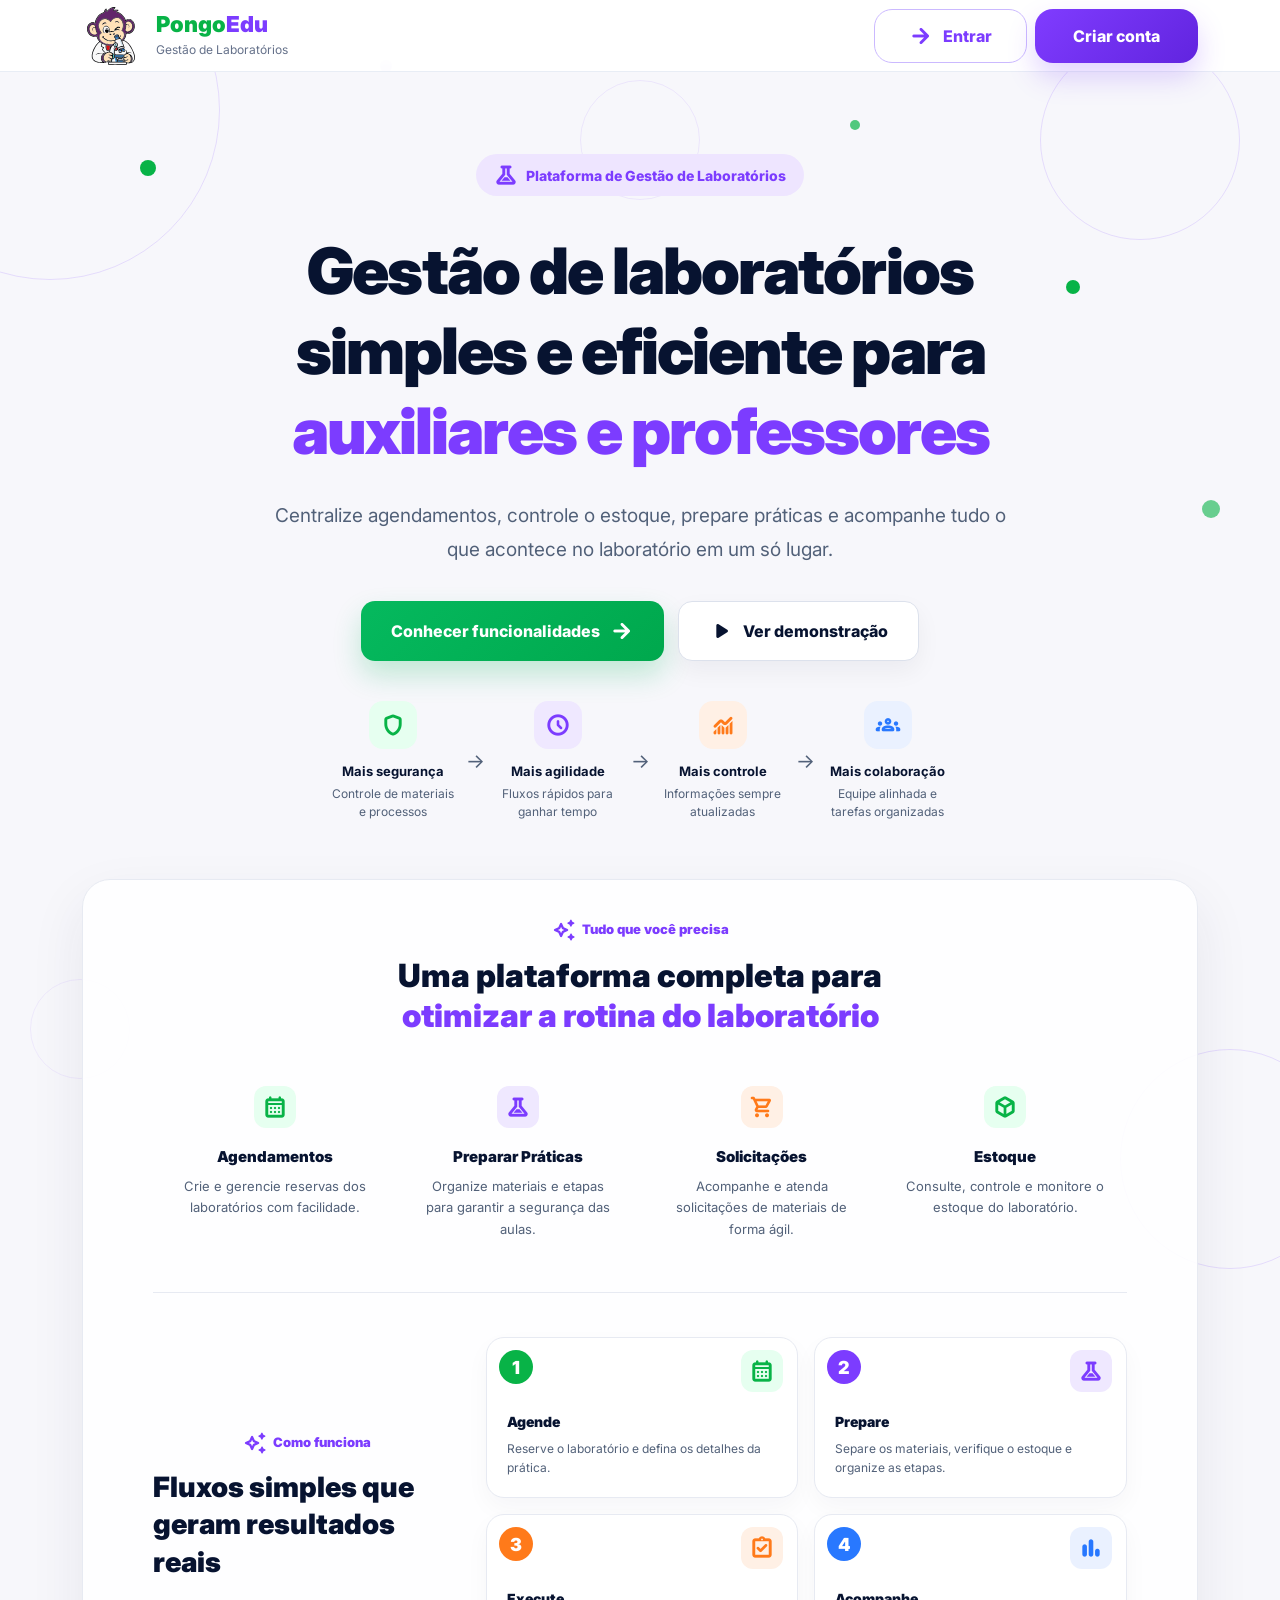
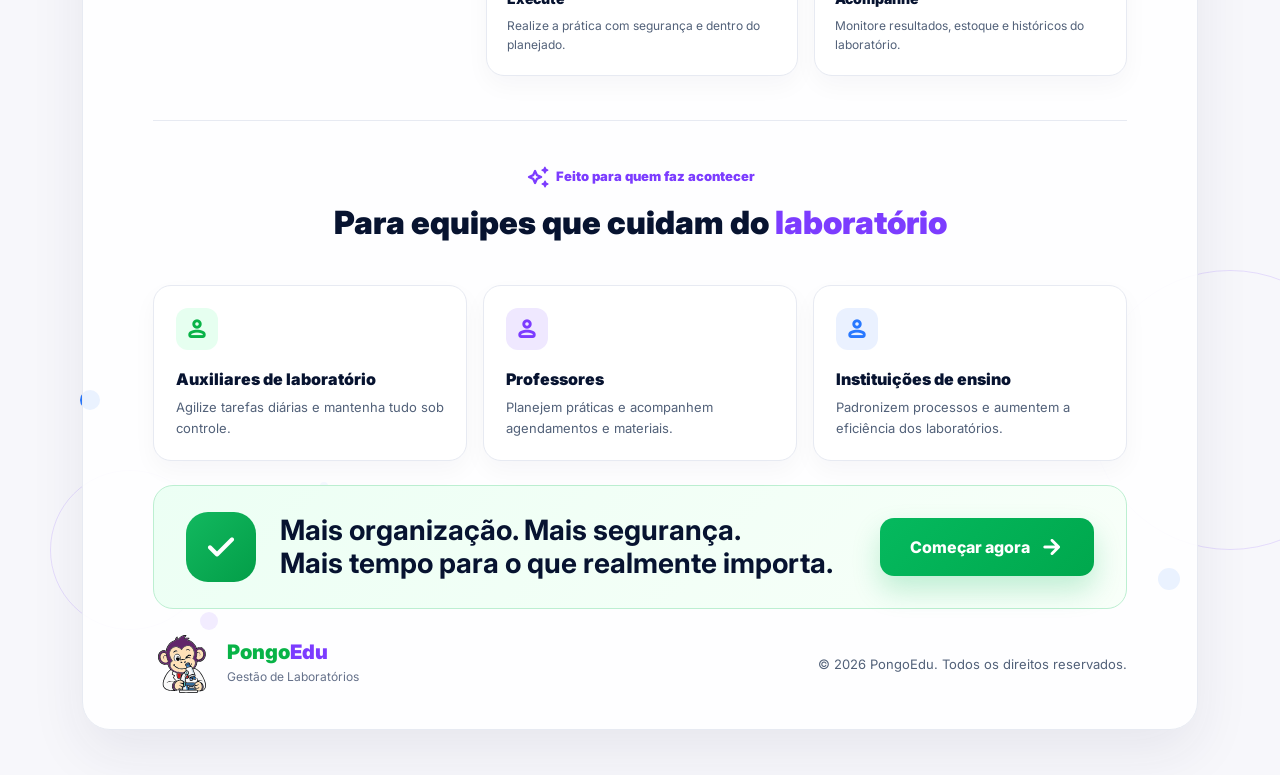
<file: index.html>
<!DOCTYPE html>
<html lang="pt-BR">
<head>
  <meta charset="UTF-8">
  <meta name="viewport" content="width=device-width, initial-scale=1.0">

  <title>PongoEdu</title>

  <meta
    http-equiv="refresh"
    content="0; url=Pages/home.html"
  >


</head>

<body>

  <!DOCTYPE html>
<html lang="pt-BR">
<head>

  <meta charset="UTF-8">
  <meta name="viewport" content="width=device-width, initial-scale=1.0">

  <title>PongoEdu</title>

  <meta
    http-equiv="refresh"
    content="0; url=Pages/home.html"
  >

  <link rel="stylesheet" href="Styles/index.css">

</head>

<body>

  <div class="loading">
Os status de agendamneto deve ser:
Quando criado -> Aparece como pendente para o Auxiliar.
Quando o checklist é concluido -> Preparado.
Depois que passou da data -> Deve aparecer na agenda como Concluido.
Cancelado -> O cancelamento só pode ser feito antes de Preparado
    <div class="spinner"></div>

    <h1>
      <span class="green">Pongo</span><span class="purple">Edu</span>
    </h1>

    <p>Carregando plataforma...</p>

  </div>

  <script>

    window.location.href = "Pages/home.html";

  </script>

</body>
</html>
</file>
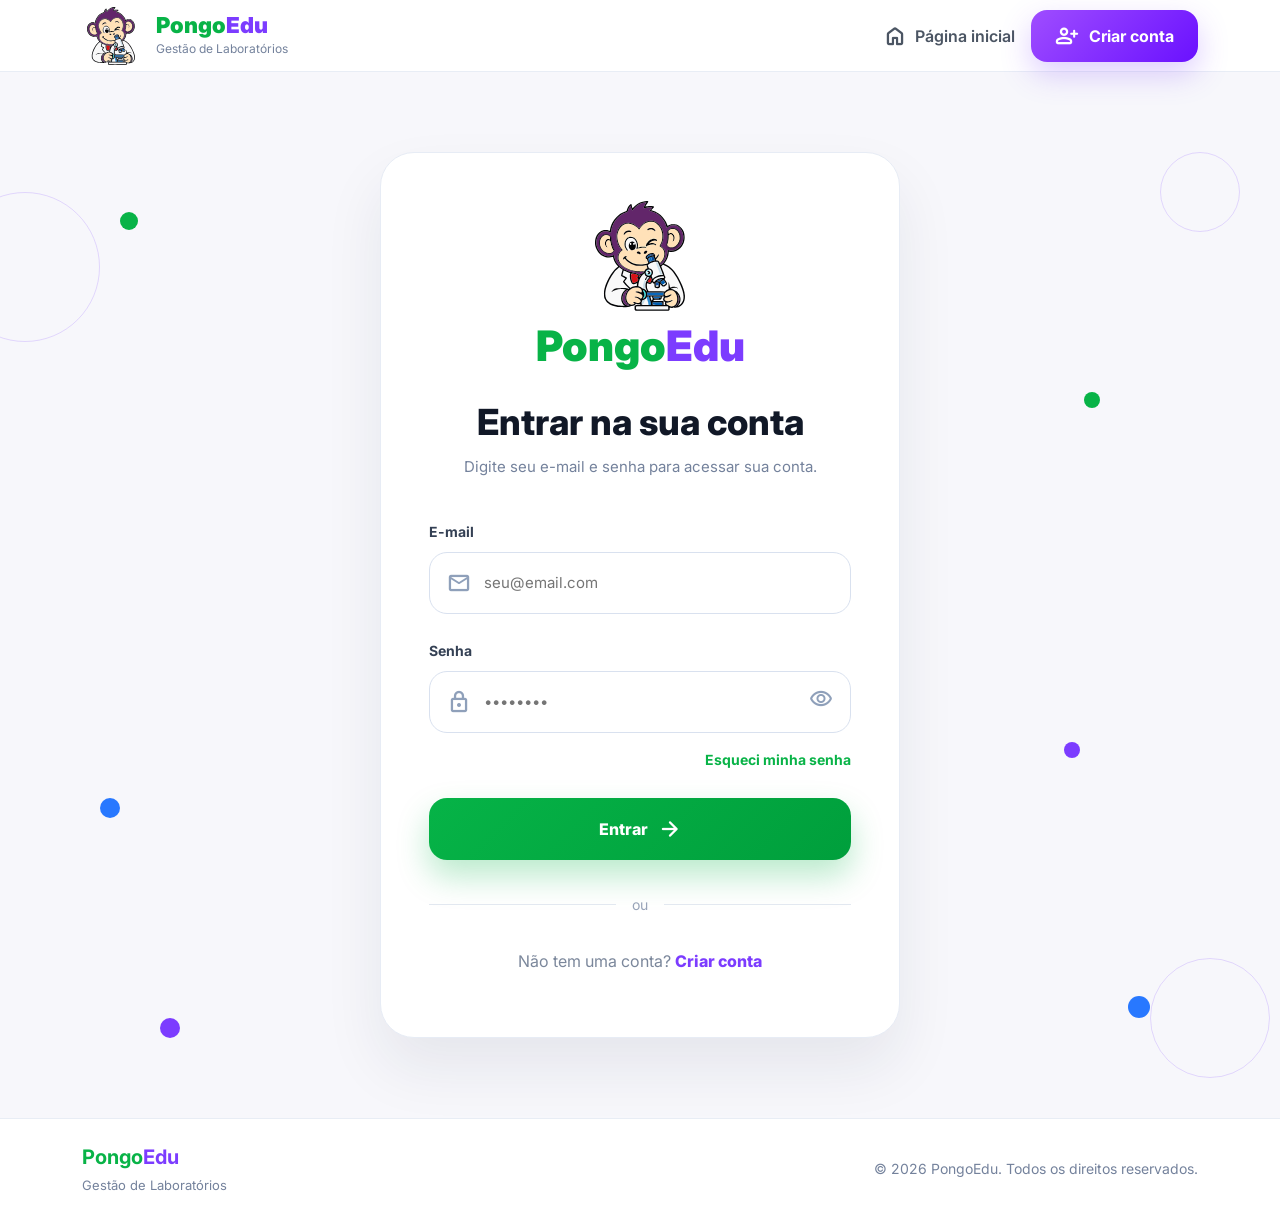
<file: Pages/app.html>
<!DOCTYPE html>
<html lang="pt-BR">
<head>
  <meta charset="UTF-8" />
  <meta name="viewport" content="width=device-width, initial-scale=1.0" />

  <title>PongoEdu App</title>
  <link rel="icon" type="image/png" href="../Assets/Imagens/ícone.png">

  <link rel="preconnect" href="https://fonts.googleapis.com">
  <link rel="preconnect" href="https://fonts.gstatic.com" crossorigin>

  <link
    href="https://fonts.googleapis.com/css2?family=Inter:wght@400;500;600;700;800;900&family=Nunito:wght@400;700;800;900&display=swap"
    rel="stylesheet"
  >

  <link
    href="https://fonts.googleapis.com/css2?family=Material+Symbols+Rounded:opsz,wght,FILL,GRAD@20..48,400..700,0..1,-50..200"
    rel="stylesheet"
  />

  <link href="https://cdn.jsdelivr.net/npm/bootstrap@5.3.3/dist/css/bootstrap.min.css" rel="stylesheet">
  <link rel="stylesheet" href="../Styles/app.css">
</head>

<body>

  <div class="app-layout">

    <!-- SIDEBAR -->
    <aside class="sidebar">

      <div class="sidebar-top">

        <a href="#" class="brand">

          <img
            src="../Assets/Imagens/Pongo.svg"
            alt="PongoEdu"
            class="brand-logo"
          >

          <div>

            <strong class="brand-title">
              <span>Pongo</span>Edu
            </strong>

            <small id="user-role">
              Carregando...
            </small>

          </div>

        </a>

      </div>

      <!-- MENU -->
      <nav
        class="sidebar-menu"
        id="sidebar-menu"
      ></nav>

      <!-- FOOTER -->
      <div class="sidebar-footer">

        <button
          class="sidebar-action"
          id="toggle-sidebar"
        >
          <span class="material-symbols-rounded">
            keyboard_tab_rtl
          </span>

          Recolher menu
        </button>

        <button
          class="sidebar-action sidebar-expand-btn"
          id="expand-sidebar"
        >
          <span class="material-symbols-rounded">
            keyboard_tab
          </span>
        </button>

      </div>

    </aside>

    <!-- CONTENT -->
    <div class="content-wrapper">

      <!-- TOPBAR -->
      <header class="topbar">

        <div class="topbar-left">

          <button
            class="mobile-menu-button"
            id="mobile-menu-button"
          >
            <span class="material-symbols-rounded">
              menu
            </span>
          </button>

        </div>

        <div class="topbar-right">

          <!-- NOTIFICATION -->
          <div class="user-dropdown-wrapper">

            <button class="notification-button" id="notificationButton">
              <span class="material-symbols-rounded">
                notifications
              </span>
            </button>

            <div class="user-dropdown notification-dropdown" id="notificationDropdown">
              <div class="dropdown-user-info">
                <strong>Notificações</strong>
              </div>
              <div class="notification-empty">
                <span class="material-symbols-rounded">notifications_off</span>
                <p>Nenhuma notificação por aqui.</p>
              </div>
            </div>

          </div>

          <!-- USER -->
          <div class="user-dropdown-wrapper">

            <button class="user-profile" id="userDropdownButton">

              <div id="user-avatar" class="avatar-circle"></div>

              <div class="user-info">

                <strong id="user-name">
                  Usuário
                </strong>

                <small id="user-profile-type">
                  Perfil
                </small>

              </div>

              <span class="material-symbols-rounded" id="user-dropdown-arrow">
                expand_more
              </span>

            </button>

            <div class="user-dropdown" id="userDropdown">

              <div class="dropdown-user-info">
                <strong id="dropdown-user-name">Usuário</strong>
                <small id="dropdown-user-role">Perfil</small>
              </div>

              <button class="dropdown-item" id="goto-perfil-btn">
                <span class="material-symbols-rounded">person</span>
                Meu Perfil
              </button>

              <button class="dropdown-item logout" id="logout-button">
                <span class="material-symbols-rounded">logout</span>
                Sair
              </button>

            </div>

          </div>

        </div>

      </header>

      <!-- MAIN -->
      <main
        class="main-content"
        id="main-content"
      >
        <!-- Conteúdo carregado dinamicamente -->
      </main>

    </div>

  </div>

  <!-- OVERLAY MOBILE -->
  <div
    class="sidebar-overlay"
    id="sidebar-overlay"
  ></div>

  <script src="https://cdn.jsdelivr.net/npm/bootstrap@5.3.3/dist/js/bootstrap.bundle.min.js"></script>
  <script src="https://cdn.sheetjs.com/xlsx-0.20.3/package/dist/xlsx.full.min.js"></script>
  <script src="../Scripts/app.js"></script>

</body>
</html>
</file>
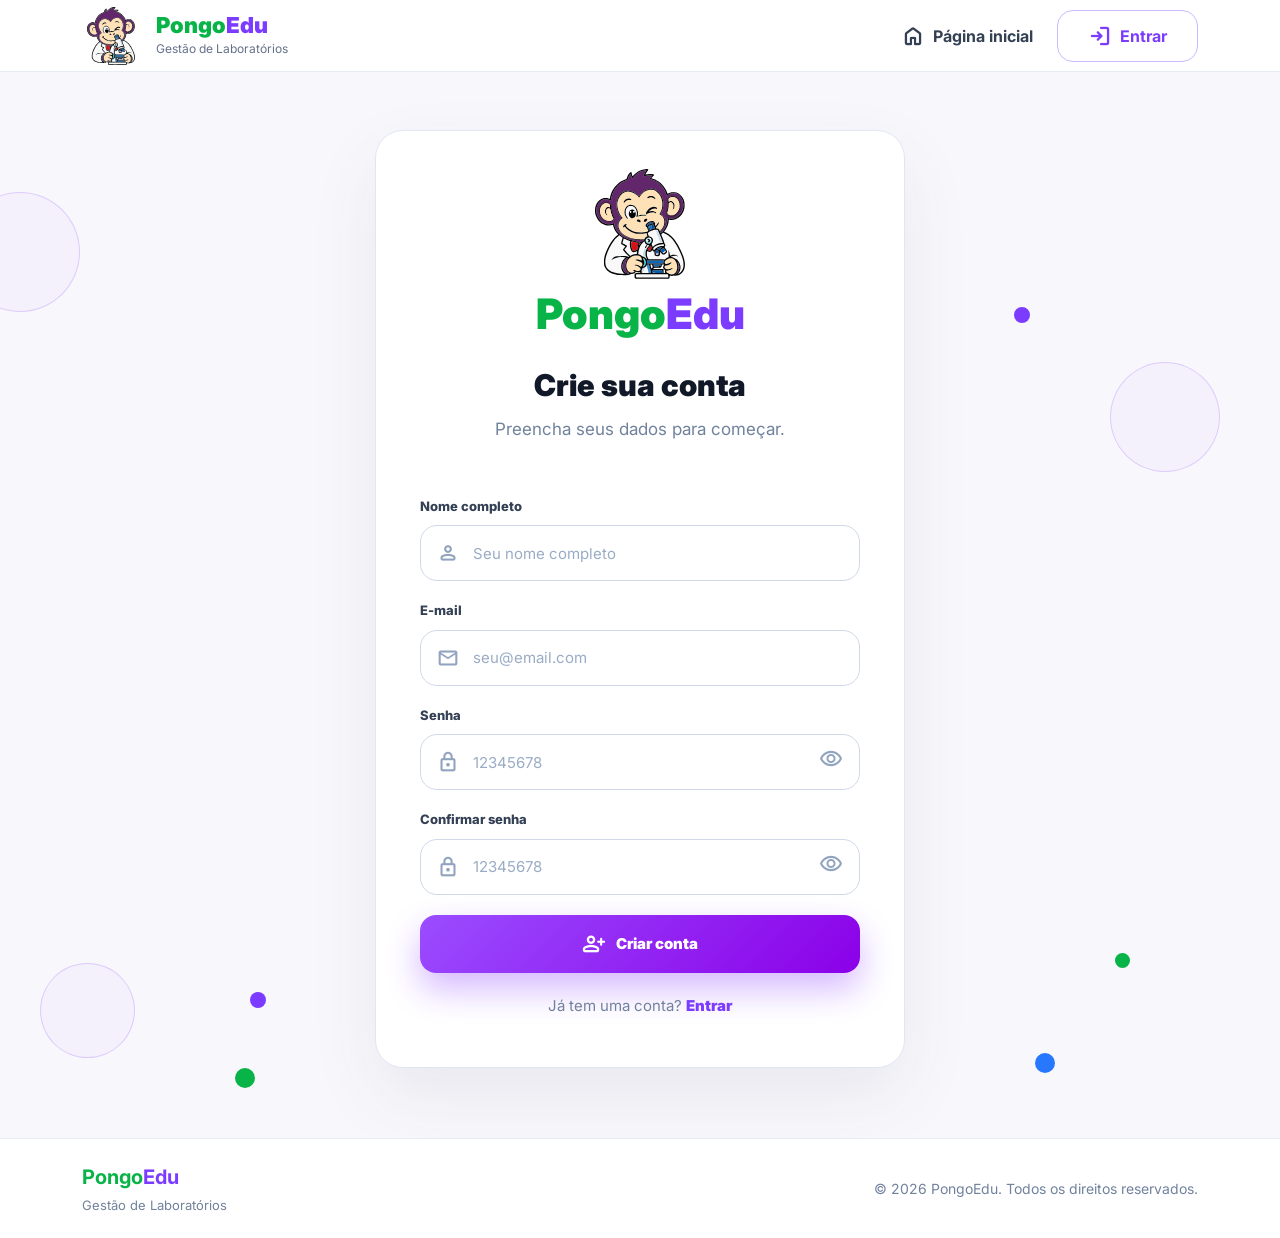
<file: Pages/criar-conta.html>
<!DOCTYPE html>
<html lang="pt-BR">
<head>
  <meta charset="UTF-8" />
  <meta name="viewport" content="width=device-width, initial-scale=1.0" />
  <title>Criar conta - PongoEdu</title>
  <link rel="icon" type="image/png" href="../Assets/Imagens/ícone.png">

  <link href="https://cdn.jsdelivr.net/npm/bootstrap@5.3.3/dist/css/bootstrap.min.css" rel="stylesheet">
  <link href="https://fonts.googleapis.com/css2?family=Inter:wght@400;500;600;700;800;900&family=Nunito:wght@400;700;800;900&display=swap" rel="stylesheet">
  <link href="https://fonts.googleapis.com/css2?family=Material+Symbols+Rounded:opsz,wght,FILL,GRAD@20..48,400..700,0..1,-50..200" rel="stylesheet" />

  <link rel="stylesheet" href="../Styles/criar-conta.css">
</head>

<body>
  <header class="topbar">
    <div class="container d-flex justify-content-between align-items-center">
      <a href="home.html" class="logo-area text-decoration-none">
        <img src="../Assets/Imagens/Pongo.svg" class="logo-img" alt="PongoEdu">
        <div>
          <div class="brand-title"><span>Pongo</span><span>Edu</span></div>
          <div class="brand-subtitle">Gestão de Laboratórios</div>
        </div>
      </a>

      <div class="nav-actions">
        <a href="home.html" class="home-link">
          <span class="material-symbols-rounded">home</span>
          Página inicial
        </a>

        <a href="entrar.html" class="login-link">
          <span class="material-symbols-rounded">login</span>
          Entrar
        </a>
      </div>
    </div>
  </header>

  <main class="create-page">
    <div class="circle circle-left"></div>
    <div class="circle circle-right"></div>
    <div class="circle circle-bottom-left"></div>

    <div class="dot dot-purple-1"></div>
    <div class="dot dot-purple-2"></div>
    <div class="dot dot-green-1"></div>
    <div class="dot dot-green-2"></div>
    <div class="dot dot-blue"></div>

    <section class="create-card">
      <img src="../Assets/Imagens/Pongo.svg" class="mascot" alt="Mascote PongoEdu">

      <h2 class="brand">
        <span class="green">Pongo</span><span class="purple">Edu</span>
      </h2>
      <h3>Crie sua conta</h3>
      <p class="subtitle">Preencha seus dados para começar.</p>

      <form>
        <div class="form-group">
          <label>Nome completo</label>
          <div class="input-wrapper">
            <span class="material-symbols-rounded">person</span>
            <input type="text" placeholder="Seu nome completo">
          </div>
        </div>

        <div class="form-group">
          <label>E-mail</label>
          <div class="input-wrapper">
            <span class="material-symbols-rounded">mail</span>
            <input type="email" placeholder="seu@email.com">
          </div>
        </div>

        <div class="form-group">
          <label>Senha</label>
          <div class="input-wrapper">
            <span class="material-symbols-rounded">lock</span>
            <input type="password" placeholder="12345678" id="password">
            <button type="button" class="eye-btn" data-target="password">
              <span class="material-symbols-rounded">visibility</span>
            </button>
          </div>
        </div>

        <div class="form-group">
          <label>Confirmar senha</label>
          <div class="input-wrapper">
            <span class="material-symbols-rounded">lock</span>
            <input type="password" placeholder="12345678" id="confirmPassword">
            <button type="button" class="eye-btn" data-target="confirmPassword">
              <span class="material-symbols-rounded">visibility</span>
            </button>
          </div>
        </div>

        <button type="submit" class="create-btn">
          <span class="material-symbols-rounded">person_add</span>
          Criar conta
        </button>
      </form>

      <p class="login-text">
        Já tem uma conta?
        <a href="entrar.html">Entrar</a>
      </p>
    </section>
  </main>

  <footer class="footer">
    <div class="container d-flex justify-content-between align-items-center flex-wrap gap-3">
      <div>
        <strong><span>Pongo</span>Edu</strong>
        <p>Gestão de Laboratórios</p>
      </div>

    

      <small>© 2026 PongoEdu. Todos os direitos reservados.</small>
    </div>
  </footer>

  <script>
    document.querySelectorAll(".eye-btn").forEach((button) => {
      button.addEventListener("click", () => {
        const input = document.getElementById(button.dataset.target);
        input.type = input.type === "password" ? "text" : "password";
      });
    });
  </script>
</body>
</html>
</file>
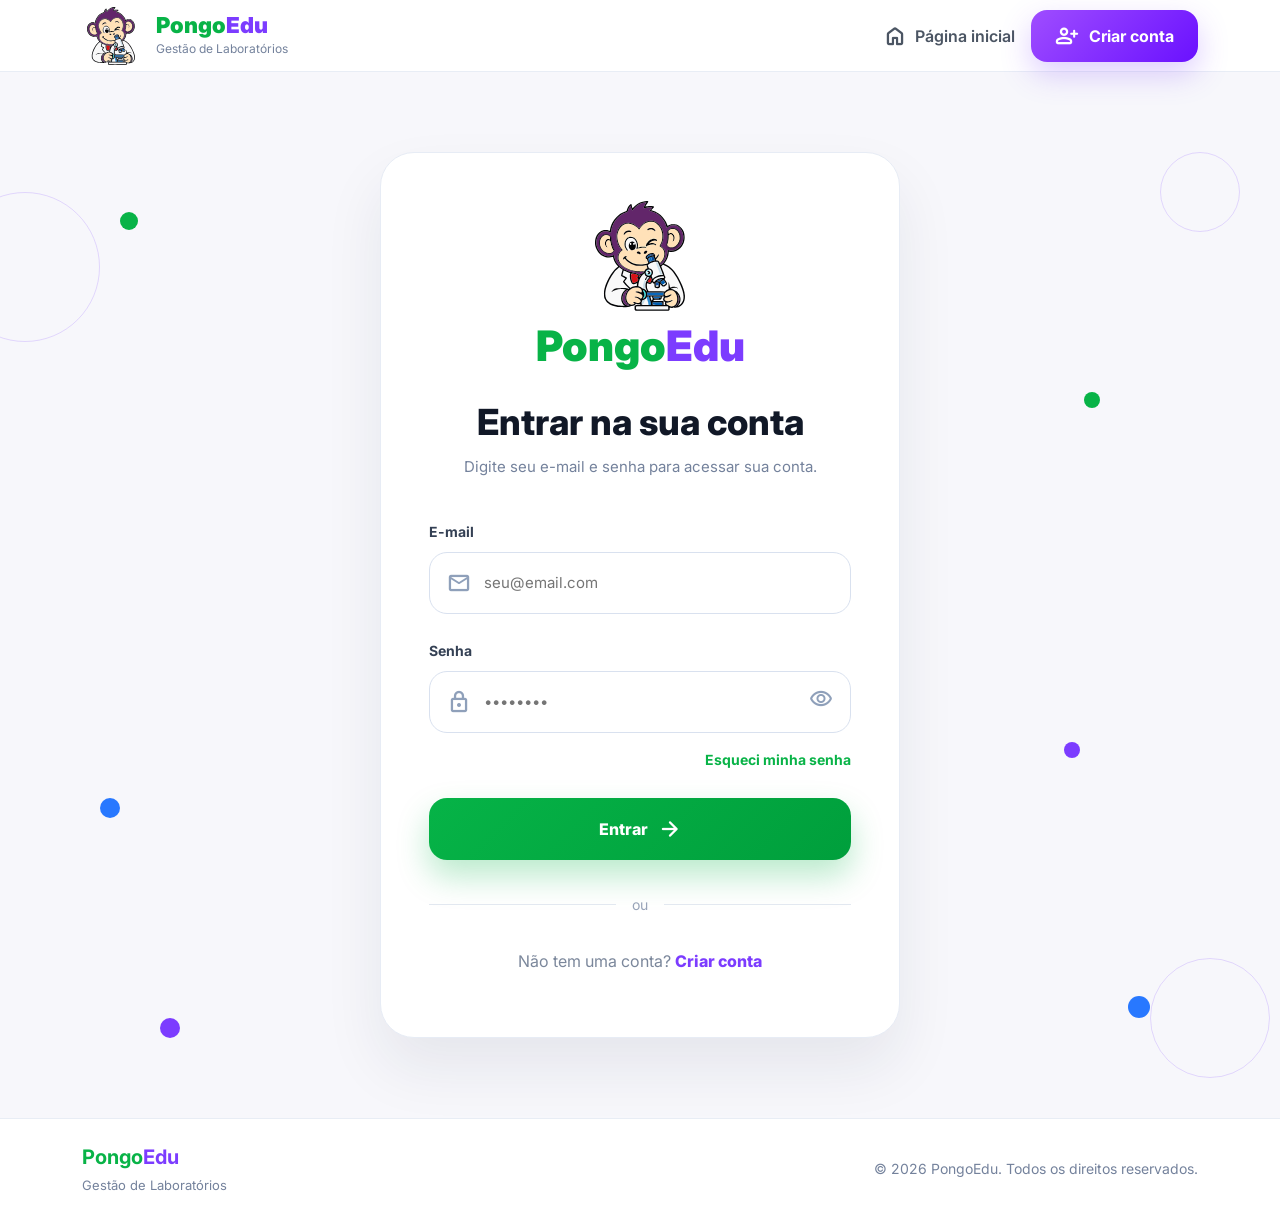
<file: Pages/entrar.html>
<!DOCTYPE html>
<html lang="pt-BR">
<head>
  <meta charset="UTF-8" />
  <meta name="viewport" content="width=device-width, initial-scale=1.0" />
  <title>Login - PongoEdu</title>
  <link rel="icon" type="image/png" href="../Assets/Imagens/ícone.png">

  <link href="https://cdn.jsdelivr.net/npm/bootstrap@5.3.3/dist/css/bootstrap.min.css" rel="stylesheet">
  <link rel="preconnect" href="https://fonts.googleapis.com">
  <link rel="preconnect" href="https://fonts.gstatic.com" crossorigin>
  <link href="https://fonts.googleapis.com/css2?family=Inter:wght@400;500;600;700;800;900&family=Nunito:wght@400;700;800;900&display=swap" rel="stylesheet">
  <link href="https://fonts.googleapis.com/css2?family=Material+Symbols+Rounded:opsz,wght,FILL,GRAD@20..48,400..700,0..1,-50..200" rel="stylesheet" />

  <link rel="stylesheet" href="../Styles/entrar.css">
</head>

<body>
  <header class="topbar">
    <div class="container d-flex justify-content-between align-items-center">
      <a href="home.html" class="logo-area text-decoration-none">
        <img src="../Assets/Imagens/Pongo.svg" alt="PongoEdu" class="logo-img">
        <div>
          <div class="brand-title"><span>Pongo</span><span>Edu</span></div>
          <div class="brand-subtitle">Gestão de Laboratórios</div>
        </div>
      </a>

      <div class="d-flex align-items-center gap-3">
        <a href="home.html" class="home-link">
          <span class="material-symbols-rounded">home</span>
          Página inicial
        </a>

        <a href="criar-conta.html" class="create-account-btn">
          <span class="material-symbols-rounded">person_add</span>
          Criar conta
        </a>
      </div>
    </div>
  </header>

  <main class="login-page">
    <div class="bg-circle left-top"></div>
    <div class="bg-circle right-top"></div>
    <div class="bg-circle right-bottom"></div>

    <div class="dot green-dot"></div>
    <div class="dot blue-dot"></div>
    <div class="dot purple-dot"></div>
    <div class="dot green-dot-2"></div>
    <div class="dot blue-dot-2"></div>
    <div class="dot purple-dot-2"></div>

    <div class="login-card">
      <img src="../Assets/Imagens/Pongo.svg" alt="Mascote" class="mascot">

      <h2 class="brand">
        <span class="green">Pongo</span><span class="purple">Edu</span>
      </h2>

      <h3 class="title">Entrar na sua conta</h3>

      <p class="subtitle">
        Digite seu e-mail e senha para acessar sua conta.
      </p>

      <form id="loginForm">
        <div id="loginError" class="alert alert-danger d-none" role="alert">
          E-mail ou senha inválidos.
        </div>

        <div class="mb-4">
          <label class="form-label">E-mail</label>

          <div class="input-wrapper">
            <span class="material-symbols-rounded input-icon">mail</span>

            <input
              type="email"
              class="custom-input"
              placeholder="seu@email.com"
              id="email"
              required
            >
          </div>
        </div>

        <div class="mb-3">
          <label class="form-label">Senha</label>

          <div class="input-wrapper">
            <span class="material-symbols-rounded input-icon">lock</span>

            <input
              type="password"
              class="custom-input"
              placeholder="••••••••"
              id="password"
              required
            >

            <button type="button" class="toggle-password" id="togglePassword">
              <span class="material-symbols-rounded">visibility</span>
            </button>
          </div>
        </div>

        <div class="forgot-wrapper">
          <a href="#" class="forgot-password">Esqueci minha senha</a>
        </div>

        <button type="submit" class="login-btn">
          Entrar
          <span class="material-symbols-rounded">arrow_forward</span>
        </button>
      </form>

      <form id="resetPasswordForm" class="d-none">
        <div class="alert alert-warning" role="alert">
          Sua senha é temporária. Por segurança, crie uma nova senha para continuar.
        </div>

        <div id="resetPasswordError" class="alert alert-danger d-none" role="alert"></div>

        <div class="mb-4">
          <label class="form-label">Nova senha</label>

          <div class="input-wrapper">
            <span class="material-symbols-rounded input-icon">lock</span>

            <input
              type="password"
              class="custom-input"
              placeholder="Nova senha"
              id="newPassword"
              required
            >

            <button type="button" class="toggle-password" id="toggleNewPassword">
              <span class="material-symbols-rounded">visibility</span>
            </button>
          </div>
        </div>

        <div class="mb-3">
          <label class="form-label">Confirmar nova senha</label>

          <div class="input-wrapper">
            <span class="material-symbols-rounded input-icon">lock</span>

            <input
              type="password"
              class="custom-input"
              placeholder="Confirme a nova senha"
              id="confirmNewPassword"
              required
            >

            <button type="button" class="toggle-password" id="toggleConfirmNewPassword">
              <span class="material-symbols-rounded">visibility</span>
            </button>
          </div>
        </div>

        <button type="submit" class="login-btn">
          Salvar nova senha
          <span class="material-symbols-rounded">check</span>
        </button>
      </form>

      <div class="divider" id="loginDivider">
        <span>ou</span>
      </div>

      <p class="signup-text" id="signupText">
        Não tem uma conta?
        <a href="criar-conta.html">Criar conta</a>
      </p>
    </div>
  </main>

  <footer class="footer">
    <div class="container d-flex justify-content-between align-items-center flex-wrap gap-3">
      <div>
        <strong><span>Pongo</span>Edu</strong>
        <p>Gestão de Laboratórios</p>
      </div>

    

      <small>© 2026 PongoEdu. Todos os direitos reservados.</small>
    </div>
  </footer>

  <script>
    const USERS_PATH = "../Assets/Data/users.json";
    const USERS_OVERRIDE_KEY = "pongo_users_override";

    const form = document.getElementById("loginForm");
    const emailInput = document.getElementById("email");
    const passwordInput = document.getElementById("password");
    const loginError = document.getElementById("loginError");
    const togglePassword = document.getElementById("togglePassword");

    const resetForm = document.getElementById("resetPasswordForm");
    const resetError = document.getElementById("resetPasswordError");
    const newPasswordInput = document.getElementById("newPassword");
    const confirmNewPasswordInput = document.getElementById("confirmNewPassword");
    const loginDivider = document.getElementById("loginDivider");
    const signupText = document.getElementById("signupText");
    const titleEl = document.querySelector(".title");
    const subtitleEl = document.querySelector(".subtitle");

    let pendingUser = null;
    let pendingUsersList = null;

    togglePassword.addEventListener("click", () => {
      passwordInput.type =
        passwordInput.type === "password" ? "text" : "password";
    });

    document.getElementById("toggleNewPassword").addEventListener("click", () => {
      newPasswordInput.type = newPasswordInput.type === "password" ? "text" : "password";
    });

    document.getElementById("toggleConfirmNewPassword").addEventListener("click", () => {
      confirmNewPasswordInput.type = confirmNewPasswordInput.type === "password" ? "text" : "password";
    });

    async function getUsers() {
      const stored = localStorage.getItem(USERS_OVERRIDE_KEY);

      if (stored) {
        try {
          return JSON.parse(stored);
        } catch (e) {
          // dado corrompido, recarrega do arquivo original
        }
      }

      const response = await fetch(USERS_PATH);

      if (!response.ok) {
        throw new Error("Erro ao carregar usuários.");
      }

      return response.json();
    }

    function saveUsers(users) {
      localStorage.setItem(USERS_OVERRIDE_KEY, JSON.stringify(users));
    }

    function completeLogin(user) {
      localStorage.setItem("pongo_user", JSON.stringify(user));
      localStorage.setItem("pongo_user_profile", user.profile);
      window.location.href = "app.html";
    }

    function showResetPasswordForm() {
      titleEl.textContent = "Defina sua nova senha";
      subtitleEl.textContent = "Sua senha é temporária. Crie uma nova senha para continuar.";
      form.classList.add("d-none");
      loginDivider.classList.add("d-none");
      signupText.classList.add("d-none");
      resetForm.classList.remove("d-none");
    }

    form.addEventListener("submit", async (event) => {
      event.preventDefault();

      loginError.classList.add("d-none");

      const email = emailInput.value.trim().toLowerCase();
      const password = passwordInput.value.trim();

      try {
        const users = await getUsers();

        const user = users.find((item) => {
          return item.email.toLowerCase() === email &&
                 item.password === password;
        });

        if (!user) {
          loginError.textContent = "E-mail ou senha inválidos.";
          loginError.classList.remove("d-none");
          return;
        }

        if (user.deveRedefinirSenha) {
          pendingUser = user;
          pendingUsersList = users;
          showResetPasswordForm();
          return;
        }

        completeLogin(user);

      } catch (error) {
        loginError.textContent = "Não foi possível validar o login. Verifique o arquivo users.json.";
        loginError.classList.remove("d-none");
        console.error(error);
      }
    });

    resetForm.addEventListener("submit", (event) => {
      event.preventDefault();

      resetError.classList.add("d-none");

      const newPassword = newPasswordInput.value.trim();
      const confirmNewPassword = confirmNewPasswordInput.value.trim();

      if (newPassword.length < 4) {
        resetError.textContent = "A nova senha deve ter pelo menos 4 caracteres.";
        resetError.classList.remove("d-none");
        return;
      }

      if (newPassword !== confirmNewPassword) {
        resetError.textContent = "As senhas não coincidem.";
        resetError.classList.remove("d-none");
        return;
      }

      if (newPassword === pendingUser.password) {
        resetError.textContent = "A nova senha deve ser diferente da senha temporária.";
        resetError.classList.remove("d-none");
        return;
      }

      pendingUser.password = newPassword;
      pendingUser.deveRedefinirSenha = false;

      const idx = pendingUsersList.findIndex((u) => u.id === pendingUser.id);
      if (idx !== -1) pendingUsersList[idx] = pendingUser;

      saveUsers(pendingUsersList);
      completeLogin(pendingUser);
    });
  </script>
</body>
</html>
</file>
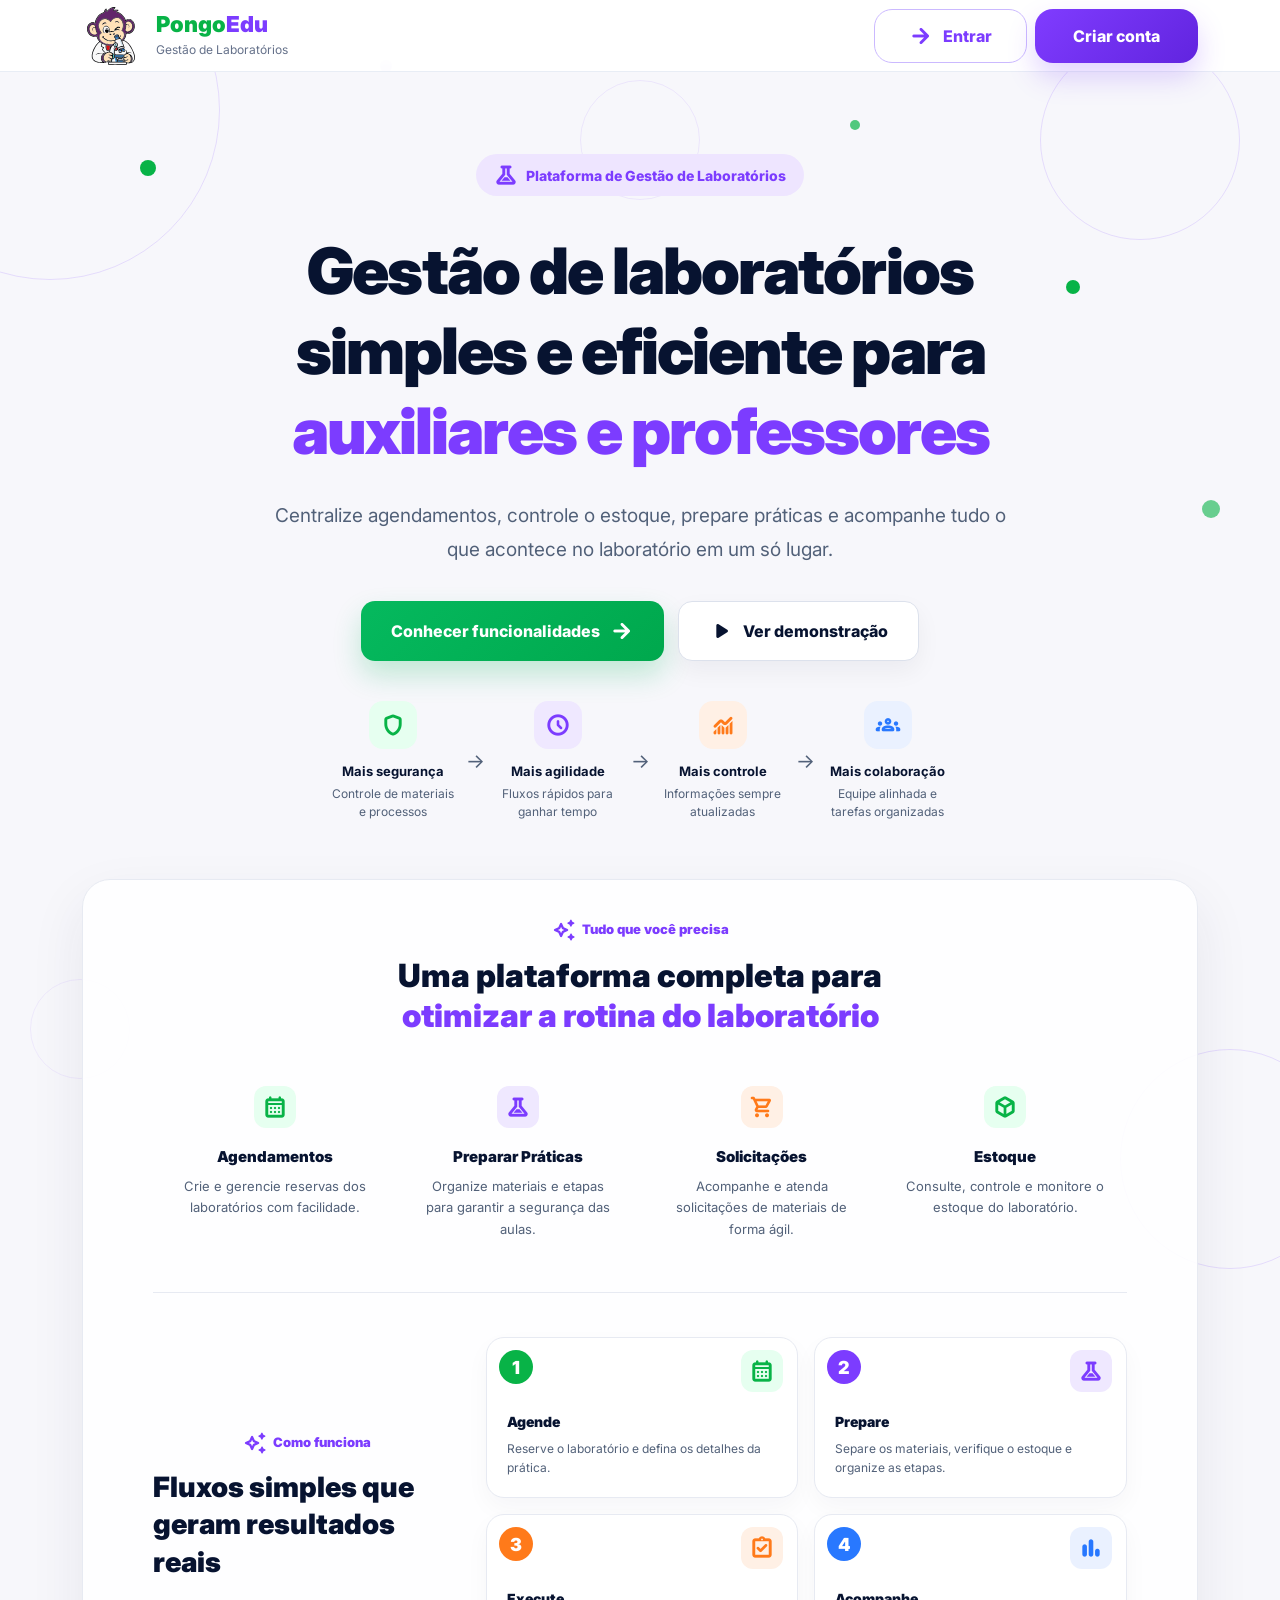
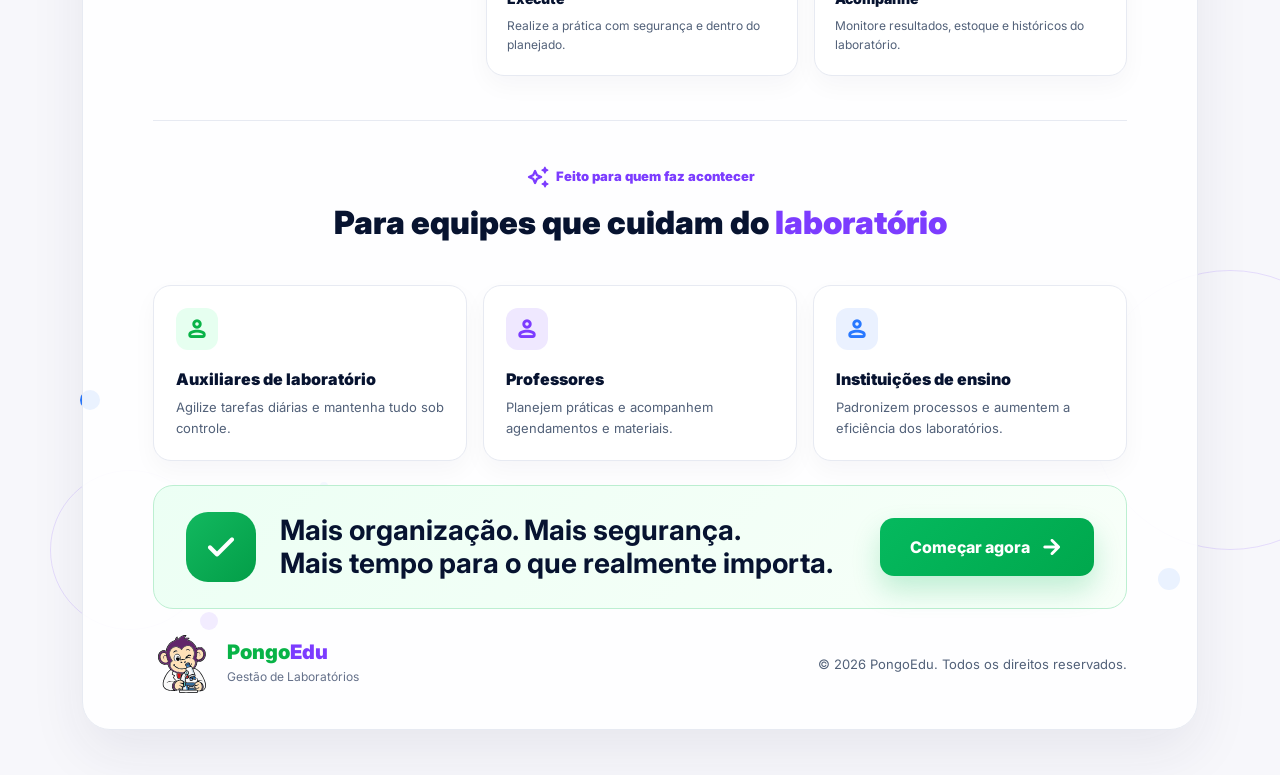
<file: Pages/home.html>
<!DOCTYPE html>
<html lang="pt-BR">
<head>
  <meta charset="UTF-8" />
  <meta name="viewport" content="width=device-width, initial-scale=1.0" />
  <title>PongoEdu - Gestão de Laboratórios</title>
  <link rel="icon" type="image/png" href="../Assets/Imagens/ícone.png">

  <link href="https://cdn.jsdelivr.net/npm/bootstrap@5.3.3/dist/css/bootstrap.min.css" rel="stylesheet">
  <link rel="preconnect" href="https://fonts.googleapis.com">
  <link rel="preconnect" href="https://fonts.gstatic.com" crossorigin>
  <link href="https://fonts.googleapis.com/css2?family=Inter:wght@400;500;600;700;800;900&family=Nunito:wght@400;700;800;900&display=swap" rel="stylesheet">
  <link href="https://fonts.googleapis.com/css2?family=Material+Symbols+Rounded:opsz,wght,FILL,GRAD@20..48,400..700,0..1,-50..200" rel="stylesheet" />
  <link rel="stylesheet" href="../Styles/home.css" />
</head>

<body>
  <div class="bg-decorations" aria-hidden="true">
    <div class="bg-circle circle-left-top"></div>
    <div class="bg-circle circle-right-top"></div>
    <div class="bg-circle circle-right-bottom"></div>
    <div class="bg-circle circle-left-bottom"></div>
    <div class="bg-circle circle-center-top"></div>
    <div class="bg-circle circle-mid-right"></div>
    <div class="bg-circle circle-mid-left"></div>

    <div class="dot dot-green-1"></div>
    <div class="dot dot-blue-1"></div>
    <div class="dot dot-purple-1"></div>
    <div class="dot dot-green-2"></div>
    <div class="dot dot-blue-2"></div>
    <div class="dot dot-purple-2"></div>
    <div class="dot dot-green-3"></div>
    <div class="dot dot-purple-3"></div>
    <div class="dot dot-blue-3"></div>
    <div class="dot dot-green-4"></div>
  </div>

  <nav class="navbar">
    <div class="container navbar-inner">
      <a href="home.html" class="d-flex align-items-center gap-3 text-decoration-none">
        <img src="../Assets/Imagens/Pongo.svg" class="logo-img" alt="PongoEdu">
        <div>
          <div class="brand-title"><span>Pongo</span><span>Edu</span></div>
          <div class="brand-subtitle">Gestão de Laboratórios</div>
        </div>
      </a>

      <div class="nav-btns d-flex gap-2">
        <a href="entrar.html" class="btn btn-outline-purple">
          <span class="material-symbols-rounded">arrow_forward</span>
          Entrar
        </a>
        <a href="criar-conta.html" class="btn btn-purple">Criar conta</a>
      </div>
    </div>
  </nav>

  <main>
    <section class="hero">
      <div class="container">
        <div class="hero-inner">
          <div class="badge-soft">
            <span class="material-symbols-rounded">experiment</span>
            Plataforma de Gestão de Laboratórios
          </div>

          <h1>
            Gestão de laboratórios simples e eficiente para <span>auxiliares e professores</span>
          </h1>

          <p class="hero-text">
            Centralize agendamentos, controle o estoque, prepare práticas e acompanhe tudo o que acontece no laboratório em um só lugar.
          </p>

          <div class="hero-actions">
            <a href="criar-conta.html" class="btn btn-green">
              Conhecer funcionalidades
              <span class="material-symbols-rounded">arrow_forward</span>
            </a>
            <a href="criar-conta.html" class="btn btn-demo">
              <span class="material-symbols-rounded icon-fill">play_arrow</span>
              Ver demonstração
            </a>
          </div>

          <div class="hero-benefits">
            <div class="mini-benefit">
              <div class="mini-benefit-icon bg-green-soft"><span class="material-symbols-rounded green">shield</span></div>
              <strong class="green">Mais segurança</strong>
              <span>Controle de materiais e processos</span>
            </div>
            <span class="benefit-arrow">→</span>
            <div class="mini-benefit">
              <div class="mini-benefit-icon bg-purple-soft"><span class="material-symbols-rounded purple">schedule</span></div>
              <strong class="purple">Mais agilidade</strong>
              <span>Fluxos rápidos para ganhar tempo</span>
            </div>
            <span class="benefit-arrow">→</span>
            <div class="mini-benefit">
              <div class="mini-benefit-icon bg-orange-soft"><span class="material-symbols-rounded orange">monitoring</span></div>
              <strong>Mais controle</strong>
              <span>Informações sempre atualizadas</span>
            </div>
            <span class="benefit-arrow">→</span>
            <div class="mini-benefit">
              <div class="mini-benefit-icon bg-blue-soft"><span class="material-symbols-rounded blue">groups</span></div>
              <strong class="blue">Mais colaboração</strong>
              <span>Equipe alinhada e tarefas organizadas</span>
            </div>
          </div>
        </div>
      </div>
    </section>

    <section class="container">
      <div class="main-section">
        <div class="section-kicker"><span class="material-symbols-rounded">auto_awesome</span> Tudo que você precisa</div>
        <h2 class="section-title">Uma plataforma completa para <br><span>otimizar a rotina do laboratório</span></h2>

        <div class="row g-0">
          <div class="col-6 col-md-3"><div class="feature-item"><div class="icon-box bg-green-soft mx-auto"><span class="material-symbols-rounded">calendar_month</span></div><h5>Agendamentos</h5><p>Crie e gerencie reservas dos laboratórios com facilidade.</p></div></div>
          <div class="col-6 col-md-3"><div class="feature-item"><div class="icon-box bg-purple-soft mx-auto"><span class="material-symbols-rounded">experiment</span></div><h5>Preparar Práticas</h5><p>Organize materiais e etapas para garantir a segurança das aulas.</p></div></div>
          <div class="col-6 col-md-3"><div class="feature-item"><div class="icon-box bg-orange-soft mx-auto"><span class="material-symbols-rounded">shopping_cart</span></div><h5>Solicitações</h5><p>Acompanhe e atenda solicitações de materiais de forma ágil.</p></div></div>
          <div class="col-6 col-md-3"><div class="feature-item"><div class="icon-box bg-green-soft mx-auto"><span class="material-symbols-rounded">deployed_code</span></div><h5>Estoque</h5><p>Consulte, controle e monitore o estoque do laboratório.</p></div></div>
        </div>

        <div class="divider"></div>

        <div class="row align-items-center g-4">
          <div class="col-lg-4">
            <div class="section-kicker"><span class="material-symbols-rounded">auto_awesome</span> Como funciona</div>
            <div class="flow-title">Fluxos simples que geram resultados reais</div>
          </div>
          <div class="col-lg-8">
            <div class="row g-3">
              <div class="col-12 col-sm-6"><div class="step-card"><div class="step-number" style="background:var(--green)">1</div><div class="icon-box bg-green-soft"><span class="material-symbols-rounded">calendar_month</span></div><h5>Agende</h5><p>Reserve o laboratório e defina os detalhes da prática.</p></div></div>
              <div class="col-12 col-sm-6"><div class="step-card"><div class="step-number" style="background:var(--purple)">2</div><div class="icon-box bg-purple-soft"><span class="material-symbols-rounded">experiment</span></div><h5>Prepare</h5><p>Separe os materiais, verifique o estoque e organize as etapas.</p></div></div>
              <div class="col-12 col-sm-6"><div class="step-card"><div class="step-number" style="background:var(--orange)">3</div><div class="icon-box bg-orange-soft"><span class="material-symbols-rounded">assignment_turned_in</span></div><h5>Execute</h5><p>Realize a prática com segurança e dentro do planejado.</p></div></div>
              <div class="col-12 col-sm-6"><div class="step-card"><div class="step-number" style="background:var(--blue)">4</div><div class="icon-box bg-blue-soft"><span class="material-symbols-rounded">bar_chart</span></div><h5>Acompanhe</h5><p>Monitore resultados, estoque e históricos do laboratório.</p></div></div>
            </div>
          </div>
        </div>

        <div class="divider"></div>

        <div class="section-kicker"><span class="material-symbols-rounded">auto_awesome</span> Feito para quem faz acontecer</div>
        <h2 class="section-title">Para equipes que cuidam do <span>laboratório</span></h2>

        <div class="row g-3 mb-4">
          <div class="col-12 col-md-4"><div class="persona-card"><div class="icon-box bg-green-soft"><span class="material-symbols-rounded">person</span></div><h5>Auxiliares de laboratório</h5><p>Agilize tarefas diárias e mantenha tudo sob controle.</p></div></div>
          <div class="col-12 col-md-4"><div class="persona-card"><div class="icon-box bg-purple-soft"><span class="material-symbols-rounded">person</span></div><h5>Professores</h5><p>Planejem práticas e acompanhem agendamentos e materiais.</p></div></div>
<div class="col-12 col-md-4"><div class="persona-card"><div class="icon-box bg-blue-soft"><span class="material-symbols-rounded">person</span></div><h5>Instituições de ensino</h5><p>Padronizem processos e aumentem a eficiência dos laboratórios.</p></div></div>
        </div>

        <div class="cta-box">
          <div class="d-flex align-items-center gap-4 flex-wrap">
            <div class="cta-icon"><span class="material-symbols-rounded">check</span></div>
            <h3 class="fw-bold mb-0">Mais organização. Mais segurança.<br>Mais tempo para o que realmente importa.</h3>
          </div>
          <a class="btn btn-green" href="criar-conta.html">Começar agora <span class="material-symbols-rounded">arrow_forward</span></a>
        </div>

        <footer>
          <div class="d-flex flex-wrap justify-content-between align-items-center gap-4">
            <div class="d-flex align-items-center gap-3">
              <img src="../Assets/Imagens/Pongo.svg" class="logo-img" alt="PongoEdu">
              <div>
                <div class="brand-title fs-5"><span>Pongo</span><span>Edu</span></div>
                <div class="brand-subtitle">Gestão de Laboratórios</div>
              </div>
            </div>
            <div>
              
            </div>
            <div>© 2026 PongoEdu. Todos os direitos reservados.</div>
          </div>
        </footer>
      </div>
    </section>
  </main>

  <script src="https://cdn.jsdelivr.net/npm/bootstrap@5.3.3/dist/js/bootstrap.bundle.min.js"></script>
  <script>
    // Hambúrguer mobile
    const menuBtn = document.getElementById('home-menu-btn');
    const mobileNav = document.getElementById('home-mobile-nav');
    menuBtn?.addEventListener('click', () => {
      mobileNav.classList.toggle('open');
      menuBtn.classList.toggle('open');
    });

    // Fechar menu ao clicar em um link
    mobileNav?.querySelectorAll('a').forEach(a => {
      a.addEventListener('click', () => {
        mobileNav.classList.remove('open');
        menuBtn.classList.remove('open');
      });
    });

    // Fechar ao clicar fora
    document.addEventListener('click', e => {
      if (!e.target.closest('.navbar')) {
        mobileNav?.classList.remove('open');
        menuBtn?.classList.remove('open');
      }
    });

    // Efeito de pressão nos botões
    document.querySelectorAll('.btn').forEach(btn => {
      btn.addEventListener('click', () => {
        btn.style.transform = 'scale(0.97)';
        setTimeout(() => btn.style.transform = '', 120);
      });
    });
  </script>
</body>
</html>
</file>
<file: Styles/index.css>
*{
  margin:0;
  padding:0;
  box-sizing:border-box;
}

body{
  width:100vw;
  height:100vh;
  display:flex;
  align-items:center;
  justify-content:center;
  font-family:Arial, sans-serif;
  background:#f7f8fc;
  overflow:hidden;
}

.loading{
  text-align:center;
}

.spinner{
  width:54px;
  height:54px;
  border-radius:50%;
  border:5px solid #e7e9f4;
  border-top:5px solid #7b2cff;
  margin:0 auto 24px;
  animation:spin 1s linear infinite;
}

h1{
  font-size:28px;
  margin-bottom:10px;
  font-weight:800;
}

.green{
  color:#05b347;
}

.purple{
  color:#7b2cff;
}

p{
  color:#64748b;
  font-size:15px;
}

@keyframes spin{

  from{
    transform:rotate(0deg);
  }

  to{
    transform:rotate(360deg);
  }

}
</file>
<file: Styles/app.css>
:root {
  /* ── Cores do guia de estilo PongoEdu ── */
  --green:  #08b347;
  --purple: #7c3cff;
  --blue:   #2878ff;
  --orange: #ff7a1a;
  --red:    #ff304f;

  /* ── Neutros ── */
  --dark:   #101828;
  --muted:  #667085;
  --border: #e4e9f3;
  --bg:     #f5f6fa;
  --card:   #ffffff;

  /* ── Sidebar ── */
  --sidebar-width:           248px;
  --sidebar-collapsed-width: 88px;

  /* ── Raios de borda padrão ── */
  --radius-sm:  8px;
  --radius-md:  12px;
  --radius-lg:  16px;
  --radius-xl:  20px;
  --radius-2xl: 28px;

  /* ── Bootstrap overrides ── */
  --bs-success:          #10bb55;
  --bs-success-rgb:      16, 187, 85;
  --bs-danger:           #ff304f;
  --bs-danger-rgb:       255, 48, 79;
  --bs-primary:          #7c3cff;
  --bs-primary-rgb:      124, 60, 255;
  --bs-body-font-family: Inter, sans-serif;
  --bs-border-radius:    var(--radius-md);
}

* {
  box-sizing: border-box;
}

/* Bootstrap: tamanho e forma padrão dos botões PongoEdu */
.btn-pongo {
  height: 42px;
  padding: 0 20px;
  border-radius: var(--radius-md);
  font-size: 13px;
  font-weight: 700;
  font-family: Inter, sans-serif;
  white-space: nowrap;
  letter-spacing: .1px;
}

.btn-pongo.btn-success {
  background-color: var(--green);
  border-color: var(--green);
}
.btn-pongo.btn-success:hover,
.btn-pongo.btn-success:focus {
  background-color: #0da34b;
  border-color: #0da34b;
}

.btn-pongo.btn-danger {
  background-color: var(--red);
  border-color: var(--red);
  color: #fff;
}
.btn-pongo.btn-danger:hover { background-color: #e8002e; border-color: #e8002e; color: #fff; }

.btn-pongo.btn-outline-secondary {
  background: #f5f7fa;
  border-color: #c8d1e0;
  color: var(--dark);
}
.btn-pongo.btn-outline-secondary:hover {
  background: #ebeef3;
  border-color: #b0bcd0;
  color: var(--dark);
}

/* Bootstrap: badge roxo PongoEdu */
.bg-pongo-purple {
  background-color: #ede8ff !important;
  color: var(--purple) !important;
  font-size: 12px;
  font-weight: 700;
  padding: 5px 14px;
  border-radius: 20px;
}

body {
  margin: 0;
  font-family: Inter, sans-serif;
  color: var(--dark);
  background: var(--bg);
  overflow-x: hidden;
}

body:has(.modal-overlay.open) {
  overflow: hidden;
}

.material-symbols-rounded {
  font-variation-settings: "FILL" 0, "wght" 600, "GRAD" 0, "opsz" 24;
}

.app-layout {
  min-height: 100vh;
  display: flex;
}

.sidebar {
  width: var(--sidebar-width);
  background: #fff;
  border-right: 1px solid var(--border);
  padding: 24px 14px;
  position: fixed;
  inset: 0 auto 0 0;
  z-index: 20;
  display: flex;
  flex-direction: column;
  transition: width .25s ease;
}

.brand {
  display: flex;
  align-items: center;
  gap: 12px;
  text-decoration: none;
  padding: 0 8px 24px;
  border-bottom: 1px solid var(--border);
}

.brand-logo {
  width: 58px;
  height: 58px;
}

.brand-title {
  color: var(--purple);
  font-size: 18px;
  font-weight: 900;
}

.brand-title span {
  color: var(--green);
}

.brand small {
  display: block;
  margin-top: 4px;
  color: var(--muted);
  font-size: 13px;
}

.sidebar-menu {
  padding-top: 14px;
  flex: 1;
  min-height: 0;
  overflow-y: auto;
  scrollbar-width: none;
  -ms-overflow-style: none;
}

.sidebar-menu::-webkit-scrollbar {
  display: none;
}

.menu-item,
.menu-title,
.submenu-item {
  width: 100%;
  border: 0;
  background: transparent;
  color: var(--dark);
  text-decoration: none;
  display: flex;
  align-items: center;
  gap: 12px;
  min-height: 44px;
  padding: 11px 14px;
  border-radius: 16px;
  font-size: 14px;
  font-weight: 700;
  cursor: pointer;
}

.menu-item.active,
.submenu-item.active {
  background: linear-gradient(135deg, var(--green), #0da34b);
  color: #fff;
  box-shadow: 0 8px 20px rgba(16, 187, 85, .28);
}

.menu-item:hover,
.menu-title:hover,
.submenu-item:hover {
  background: linear-gradient(135deg, #7c3cff, #6b18e8);
  color: #fff !important;
}

.menu-group .arrow {
  margin-left: auto;
  font-size: 20px;
  transition: transform .2s;
}

.menu-group.open .arrow {
  transform: rotate(180deg);
}

.submenu {
  display: none;
  padding: 4px 0 8px;
}

.menu-group.open .submenu {
  display: block;
}

.submenu-item {
  color: #7b8aa5;
  padding-left: 42px;
  font-weight: 600;
}

.sidebar-footer {
  border-top: 1px solid var(--border);
  padding-top: 14px;
  flex-shrink: 0;
}

.sidebar-action {
  width: 100%;
  border: 0;
  background: transparent;
  color: var(--dark);
  display: flex;
  align-items: center;
  gap: 10px;
  min-height: 42px;
  padding: 10px 12px;
  border-radius: 14px;
  font-weight: 700;
  cursor: pointer;
}

.sidebar-action:hover {
  background: #f4f7fb;
}

.sidebar-action.logout {
  color: var(--red);
}

.content-wrapper {
  margin-left: var(--sidebar-width);
  width: calc(100% - var(--sidebar-width));
  min-height: 100vh;
  overflow-x: hidden;
  background:
    radial-gradient(circle at 2% 5%, #f0eaff 0, transparent 15%),
    radial-gradient(circle at 100% 96%, #efe9ff 0, transparent 13%),
    #f8f9ff;
  transition: margin-left .25s ease, width .25s ease;
}

.topbar {
  height: 82px;
  background: rgba(255, 255, 255, .82);
  backdrop-filter: blur(16px);
  border-bottom: 1px solid var(--border);
  padding: 0 34px;
  display: flex;
  justify-content: space-between;
  align-items: center;
  position: sticky;
  top: 0;
  z-index: 10;
}

.mobile-menu-button {
  display: none;
  border: 0;
  background: #fff;
  width: 44px;
  height: 44px;
  border-radius: 14px;
  color: var(--dark);
}

.topbar-right {
  display: flex;
  align-items: center;
  gap: 18px;
}

.notification-button {
  border: 0;
  background: transparent;
  color: #344054;
  position: relative;
  cursor: pointer;
}

.notification-badge {
  position: absolute;
  top: -8px;
  right: -8px;
  background: var(--red);
  color: #fff;
  width: 20px;
  height: 20px;
  border-radius: 50%;
  display: grid;
  place-items: center;
  font-size: 11px;
  font-weight: 900;
}

.user-profile {
  border: 0;
  background: transparent;
  display: flex;
  align-items: center;
  gap: 10px;
  cursor: pointer;
}

.user-profile img {
  width: 46px;
  height: 46px;
  border-radius: 50%;
}

.avatar-circle {
  width: 46px;
  height: 46px;
  border-radius: 50%;
  background: linear-gradient(135deg, #ede8ff, #d1e8ff);
  display: flex;
  align-items: center;
  justify-content: center;
  font-size: 22px;
  flex-shrink: 0;
  user-select: none;
}

.user-info {
  text-align: left;
}

.user-info strong {
  display: block;
  font-size: 14px;
}

.user-info small {
  color: var(--muted);
  font-size: 12px;
}

.main-content {
  padding: 34px 44px 50px;
}

.hero-card,
.card {
  background: rgba(255, 255, 255, .96);
  border: 1px solid var(--border);
  border-radius: 28px;
  box-shadow: 0 18px 45px rgba(28, 39, 76, .06);
}

.hero-card {
  padding: 30px 36px;
  display: grid;
  grid-template-columns: minmax(0, 1fr) 360px;
  gap: 28px;
  align-items: center;
  margin-bottom: 24px;
}

.hero-image-wrap {
  display: flex;
  align-items: center;
  justify-content: center;
}

.hero-image {
  width: 100%;
  max-width: 340px;
  object-fit: contain;
}

.badge-soft {
  display: inline-flex;
  align-items: center;
  gap: 8px;
  background: #efe7ff;
  color: var(--purple);
  padding: 9px 18px;
  border-radius: 999px;
  font-size: 13px;
  font-weight: 900;
}

.hero-card h1 {
  margin: 28px 0 20px;
  font-size: 34px;
  font-weight: 900;
  letter-spacing: -.8px;
}

.hero-card p {
  color: var(--muted);
  font-size: 17px;
  line-height: 1.7;
  max-width: 620px;
}

.action-row {
  display: flex;
  gap: 18px;
  margin-top: 34px;
  flex-wrap: wrap;
}

.btn-green,
.btn-outline-purple {
  border-radius: 16px;
  height: 56px;
  padding: 0 28px;
  display: inline-flex;
  align-items: center;
  justify-content: center;
  gap: 10px;
  font-weight: 900;
  cursor: pointer;
  text-decoration: none;
}

.btn-green {
  border: 0;
  background: linear-gradient(135deg, #11bb58, #03a446);
  color: #fff;
  box-shadow: 0 14px 26px rgba(8, 180, 79, .24);
}

.btn-outline-purple {
  background: #fff;
  color: var(--purple);
  border: 1px solid #cbb8ff;
  font-size: 15px;
  transition: background .15s, border-color .15s, color .15s;
}

.btn-outline-purple:hover {
  background: #f3eeff;
  border-color: var(--purple);
  color: #5b1fd8;
  text-decoration: none;
}

.btn-green {
  font-size: 15px;
  transition: background .15s, box-shadow .15s;
}

.btn-green:hover {
  background: linear-gradient(135deg, #0aaa4e, #029040);
  box-shadow: 0 16px 30px rgba(8, 180, 79, .32);
  text-decoration: none;
  color: #fff;
}

.stock-health {
  background: #f9f7ff;
  border: 1px solid #ded2ff;
  border-radius: 24px;
  padding: 24px;
}

.stock-health-header {
  display: flex;
  justify-content: space-between;
  align-items: center;
}

.stock-health small {
  color: var(--muted);
  font-weight: 700;
}

.stock-health h3 {
  margin: 4px 0 0;
  font-size: 22px;
}

.stock-icon {
  width: 58px;
  height: 58px;
  border-radius: 18px;
  background: #e7dcff;
  color: var(--purple);
  display: grid;
  place-items: center;
}

.health-row {
  margin-top: 22px;
}

.health-row div:first-child {
  display: flex;
  justify-content: space-between;
  font-weight: 800;
  font-size: 13px;
}

.progress {
  height: 9px;
  border-radius: 999px;
  background: #dce2ee;
  margin-top: 9px;
  overflow: hidden;
}

.progress span {
  display: block;
  height: 100%;
  border-radius: inherit;
}

.main-grid {
  display: grid;
  grid-template-columns: minmax(0, 1fr) 370px;
  gap: 22px;
}

.card {
  padding: 24px;
  margin-bottom: 22px;
}

.card-header-line {
  display: flex;
  justify-content: space-between;
  align-items: center;
  gap: 14px;
  margin-bottom: 22px;
}

.card-title {
  display: flex;
  align-items: center;
  gap: 10px;
  font-size: 20px;
  font-weight: 900;
}

.card-link {
  color: var(--purple);
  font-weight: 900;
  text-decoration: none;
  display: inline-flex;
  align-items: center;
  gap: 6px;
}

.quick-grid {
  display: grid;
  grid-template-columns: repeat(3, 1fr);
  gap: 14px;
}

.quick-card {
  border: 1px solid var(--border);
  border-radius: 18px;
  padding: 24px;
  min-height: 150px;
  background: #fff;
  cursor: pointer;
}

.quick-card:hover {
  transform: translateY(-2px);
  box-shadow: 0 14px 32px rgba(28, 39, 76, .08);
}

.icon-box,
.icon-chip {
  width: 52px;
  height: 52px;
  border-radius: 15px;
  display: grid;
  place-items: center;
  flex: 0 0 auto;
}

.icon-chip {
  width: 34px;
  height: 34px;
  border-radius: 11px;
}

.green,
.green-soft {
  color: var(--green);
}

.purple,
.purple-soft {
  color: var(--purple);
}

.blue,
.blue-soft {
  color: var(--blue);
}

.orange,
.orange-soft {
  color: var(--orange);
}

.yellow {
  color: #d97706;
}

.yellow-soft {
  background: #fef9c3;
  color: #d97706;
}

.green-soft {
  background: #dfffee;
}

.purple-soft {
  background: #eee6ff;
}

.blue-soft {
  background: #e5f0ff;
}

.orange-soft {
  background: #fff0e6;
}

.quick-card h3 {
  margin: 0 0 10px;
  font-size: 20px;
  font-weight: 700;
}

.quick-card p {
  margin: 0;
  color: var(--muted);
  font-size: 14px;
}

.search-row {
  display: flex;
  gap: 14px;
  margin-bottom: 16px;
}

.search-box {
  flex: 1;
  height: 48px;
  border: 1px solid var(--border);
  border-radius: 14px;
  display: flex;
  align-items: center;
  gap: 10px;
  padding: 0 16px;
  color: #8a98ad;
}

.search-box input {
  border: 0;
  outline: none;
  width: 100%;
  font-family: inherit;
  color: var(--dark);
  background: transparent;
}

.export-btn {
  height: 48px;
  border-radius: 14px;
  border: 1px solid #8be4ad;
  background: #fff;
  color: var(--green);
  font-weight: 900;
  padding: 0 20px;
  display: inline-flex;
  align-items: center;
  gap: 8px;
}

.table-wrap {
  border: 1px solid var(--border);
  border-radius: 18px;
  overflow: auto;
}

table {
  width: 100%;
  border-collapse: collapse;
  font-size: 14px;
  min-width: 720px;
}

thead {
  background: #f8fafc;
  color: #667085;
}

th,
td {
  text-align: left;
  padding: 16px;
  border-bottom: 1px solid var(--border);
  vertical-align: middle;
}

tbody tr:last-child td {
  border-bottom: 0;
}

.user-cell {
  display: flex;
  align-items: center;
  gap: 12px;
  font-weight: 800;
}

.initials {
  width: 34px;
  height: 34px;
  border-radius: 50%;
  display: grid;
  place-items: center;
  font-size: 12px;
  font-weight: 900;
}

.status {
  display: inline-flex;
  padding: 6px 12px;
  border-radius: 999px;
  font-size: 12px;
  font-weight: 900;
}

.status-orange {
  background: #fff0e5;
  color: var(--orange);
}

.status-blue {
  background: #e5f0ff;
  color: var(--blue);
}

.status-green {
  background: #e6fff0;
  color: var(--green);
}

.status-gray {
  background: #eef2f6;
  color: #667085;
}

.see-all {
  margin-top: 18px;
  text-align: center;
}

.see-all a {
  color: var(--purple);
  font-weight: 900;
  text-decoration: none;
  display: inline-flex;
  align-items: center;
  gap: 6px;
}

.summary-live-dot {
  width: 10px;
  height: 10px;
  border-radius: 50%;
  background: var(--purple);
  flex-shrink: 0;
}

.summary-list {
  display: flex;
  flex-direction: column;
  margin-bottom: 16px;
}

.summary-row {
  display: flex;
  align-items: center;
  gap: 14px;
  padding: 14px 0;
  border-bottom: 1px solid var(--border);
}

.summary-row:last-child {
  border-bottom: none;
}

.summary-row-text {
  display: flex;
  flex-direction: column;
  gap: 3px;
}

.summary-row-text span {
  font-size: 14px;
  font-weight: 600;
  color: var(--dark);
}

.summary-row-text small {
  font-size: 12px;
  color: var(--muted);
  font-weight: 500;
}

.summary-row-value {
  margin-left: auto;
  font-size: 22px;
  font-weight: 800;
  color: var(--dark);
}

.full-width {
  width: 100%;
}

.activity-item {
  display: flex;
  align-items: center;
  gap: 14px;
  padding: 14px 0;
  border-bottom: 1px solid var(--border);
}

.activity-item:last-child {
  border-bottom: 0;
}

.activity-text {
  flex: 1;
}

.activity-text strong {
  display: block;
  font-size: 13px;
}

.activity-text small {
  color: var(--muted);
}

.activity-arrow {
  color: #98a2b3;
}

.placeholder-page {
  min-height: 70vh;
  display: grid;
  place-items: center;
}

.placeholder-card {
  max-width: 520px;
  text-align: center;
}

.placeholder-icon {
  font-size: 44px;
  color: var(--purple);
}

.sidebar-overlay {
  display: none;
}

.sidebar-collapsed .sidebar {
  width: var(--sidebar-collapsed-width);
}

.sidebar-collapsed .content-wrapper {
  margin-left: var(--sidebar-collapsed-width);
  width: calc(100% - var(--sidebar-collapsed-width));
}

.sidebar-collapsed .brand div,
.sidebar-collapsed .menu-text,
.sidebar-collapsed .menu-group .arrow,
.sidebar-collapsed .sidebar-action {
  overflow: hidden;
}

.sidebar-collapsed .brand div,
.sidebar-collapsed .menu-text,
.sidebar-collapsed .menu-group .arrow {
  display: none;
}

.sidebar-collapsed .menu-item,
.sidebar-collapsed .menu-title,
.sidebar-collapsed .sidebar-action {
  justify-content: center;
  padding-inline: 0;
}

.sidebar-expand-btn {
  display: none;
}

.sidebar-collapsed #toggle-sidebar {
  display: none;
}

.sidebar-collapsed .sidebar-expand-btn {
  display: flex;
}

.sidebar-collapsed .submenu {
  display: none !important;
}

@media (max-width: 1180px) {
  .hero-card,
  .main-grid {
    grid-template-columns: 1fr;
  }

  .main-grid > * { min-width: 0; }

  .quick-grid {
    grid-template-columns: 1fr 1fr;
  }
}

@media (max-width: 760px) {
  /* ── Sidebar hambúrguer ── */
  .sidebar {
    transform: translateX(-100%);
    transition: transform .25s ease;
  }
  .sidebar-mobile-open .sidebar {
    transform: translateX(0);
  }
  .sidebar-mobile-open .sidebar-overlay {
    display: block;
    position: fixed;
    inset: 0;
    background: rgba(16, 24, 40, .35);
    z-index: 15;
  }
  .content-wrapper {
    margin-left: 0;
    width: 100%;
  }
  .mobile-menu-button {
    display: grid;
    place-items: center;
  }

  /* ── Layout geral ── */
  .main-content  { padding: 20px 14px 40px; }
  .topbar        { padding: 0 16px; }
  .user-info     { display: none; }
  .user-dropdown-arrow { display: none; }

  /* ── Cards ── */
  .hero-card, .card { border-radius: 18px; }
  .hero-card        { padding: 20px; grid-template-columns: 1fr; }
  .card             { padding: 16px; }
  .list-card-header { padding: 14px 16px; flex-wrap: wrap; gap: 8px; }
  .list-card-inner  { padding: 0 8px 8px; }

  /* ── Hero action buttons ── */
  .action-row { flex-direction: column; gap: 12px; }
  .action-row .btn-green,
  .action-row .btn-outline-purple { width: 100%; justify-content: center; }

  /* ── Tabelas ── */
  table          { min-width: 560px; }
  th, td         { padding: 12px 10px; font-size: 13px; }

  /* ── Modais ── */
  .modal-card,
  .modal-card-wide {
    max-width: calc(100vw - 24px);
    width: 100%;
  }
  .modal-body   { padding: 16px; }
  .modal-header { padding: 14px 16px; }
  .modal-footer { padding: 12px 16px; flex-wrap: wrap; gap: 8px; }
  .modal-row    { flex-direction: column; gap: 0; }
  .agend-footer-actions { gap: 8px; }

  /* ── Toolbar de páginas ── */
  .page-toolbar        { flex-wrap: wrap; gap: 8px; padding-left: 16px; padding-right: 16px; }
  .page-search         { flex: 1 1 100%; min-width: 0; }
  .filter-dropdown-wrap { flex: 1 0 auto; }
  .export-btn-outline  { flex: 1 0 auto; justify-content: center; }

  /* ── Dashboard ── */
  .quick-grid     { grid-template-columns: 1fr 1fr; }
  .search-row     { flex-direction: column; }
  .card .search-row { display: none; }
  .summary-list   { gap: 10px; }

  /* ── Perfil ── */
  .perfil-avatar-row { flex-direction: column; }
  .avatar-right-col  { width: 100%; }
  .perfil-card       { padding: 16px; }
  .perfil-card .modal-row { flex-direction: column; gap: 0; }
  .perfil-card .modal-row .modal-field,
  .modal-row .modal-field { width: 100%; }
  .perfil-actions    { justify-content: center; }
  .perfil-save-btn   { width: 100%; justify-content: center; }

  /* ── Títulos de página alinhados com o conteúdo dos cards ── */
  .page-section-title { font-size: 20px; padding-left: 16px; }
  .page-section-sub   { font-size: 13px; padding-left: 16px; margin-bottom: 4px; }

  /* ── Imagens e gráficos do dashboard ── */
  .hero-image-wrap { display: none; }
  .stock-health    { display: none; }

  /* ── Contenção de todos os containers de página ── */
  .main-content    { overflow-x: hidden; box-sizing: border-box; }
  .agend-page,
  .perfil-page,
  .categorias-page,
  .emprestimos-page,
  .compras-page,
  .entradas-page   { max-width: 100%; box-sizing: border-box; }

  /* Todos os cards e listas ficam dentro do padding do main-content */
  .card,
  .hero-card,
  .list-card,
  .perfil-card     { max-width: 100%; box-sizing: border-box; }

  /* Garante que nenhuma imagem ou elemento inquebrável estoure */
  img, video, iframe { max-width: 100%; height: auto; }
  .table-wrap        { overflow-x: auto; -webkit-overflow-scrolling: touch; }

  /* ── Dashboard grid: aside não ultrapassa a largura da tela ── */
  .main-grid            { grid-template-columns: 1fr; }
  .main-grid > *        { min-width: 0; max-width: 100%; }
  .main-grid > aside    { min-width: 0; max-width: 100%; }

  /* ── Card header: título e link sempre na mesma linha ── */
  .card-header-line     { flex-wrap: nowrap; align-items: flex-start; margin-bottom: 14px; }
  .card-title           { font-size: 15px; min-width: 0; flex: 1; line-height: 1.3; }
  .card-link            { font-size: 13px; white-space: nowrap; flex-shrink: 0; padding-top: 2px; }

  /* ── Agenda items: status não sai para fora ── */
  .agenda-item          { flex-wrap: wrap; gap: 8px; }
  .agenda-status        { margin-left: auto; }
  .agenda-body          { min-width: 0; flex: 1; }
  .agenda-titulo        { display: block; white-space: nowrap; overflow: hidden; text-overflow: ellipsis; max-width: 100%; }

  /* ── Pratica items ── */
  .pratica-item         { flex-wrap: wrap; gap: 8px; }
  .pratica-body         { min-width: 0; flex: 1 1 60%; }
  .pratica-meta         { flex-shrink: 0; text-align: right; }

  /* ────────────────────────────────────────────────────────────────────────
   *  TABELA PRODUTOS — exibir: Nome, Categoria, Quantidade, Ações
   *  Ocultar: Validade(4), Localização(5), Status(6)
   * ──────────────────────────────────────────────────────────────────────── */
  .tbl-produtos th:nth-child(4),
  .tbl-produtos td:nth-child(4),
  .tbl-produtos th:nth-child(5),
  .tbl-produtos td:nth-child(5),
  .tbl-produtos th:nth-child(6),
  .tbl-produtos td:nth-child(6) { display: none; }

  /* ────────────────────────────────────────────────────────────────────────
   *  TABELA EMPRÉSTIMOS — exibir: Produto(1), Quantidade(2), Status(5), Ações(6)
   *  Ocultar: Data início(3), Data fim(4)
   * ──────────────────────────────────────────────────────────────────────── */
  .tbl-emprestimos th:nth-child(3),
  .tbl-emprestimos td:nth-child(3),
  .tbl-emprestimos th:nth-child(4),
  .tbl-emprestimos td:nth-child(4) { display: none; }

  /* ────────────────────────────────────────────────────────────────────────
   *  TABELA ROTEIROS — exibir: Nome(1), Duração(3), Materiais(5), Ações(6)
   *  Ocultar: Categoria(2), Turma(4)
   * ──────────────────────────────────────────────────────────────────────── */
  .tbl-roteiros th:nth-child(2),
  .tbl-roteiros td:nth-child(2),
  .tbl-roteiros th:nth-child(4),
  .tbl-roteiros td:nth-child(4) { display: none; }

  /* ────────────────────────────────────────────────────────────────────────
   *  CALENDÁRIO / AGENDA DA SEMANA — mobile
   * ──────────────────────────────────────────────────────────────────────── */
  /* Toolbar: título centralizado no topo, navegação abaixo */
  .cal-toolbar         { flex-direction: column; align-items: center; gap: 10px; }
  .cal-nav-group       { flex-wrap: wrap; justify-content: center; gap: 6px; width: 100%; }
  .cal-label           { width: 100%; text-align: center; font-size: 15px; font-weight: 700; }
  .cal-range           { font-size: 13px; }

  /* Botão criar agendamento: largura total */
  .cal-toolbar > div   { width: 100%; display: flex; justify-content: center; }

  /* Reduz a largura das colunas do dia para caber na tela */
  .cal-day-hdr         { min-width: 0; padding: 6px 2px; }
  .cal-day-name        { display: none; }
  .cal-day-num         { font-size: 13px; }
  .cal-day-col         { min-width: 0; }

  /* Eventos: mostrar apenas título */
  .cal-evt-hdr         { display: none !important; }
  .cal-evt-turma       { display: none !important; }
  .cal-evt-title       { font-size: 11px; line-height: 1.2; white-space: normal; word-break: break-word; }
  .cal-event           { padding: 4px 5px; }

  /* Rótulos de hora menores */
  .cal-hour-label      { font-size: 10px; }
  .cal-gutter          { min-width: 28px; width: 28px; }

  /* Scroll horizontal no calendário sem scroll na página */
  .cal-body-wrap       { overflow-x: auto; -webkit-overflow-scrolling: touch; }
  .cal-body            { min-width: 420px; }
}

/* ─── Telefones pequenos (≤ 480px) ───────────────────────────────────────── */
@media (max-width: 480px) {
  .main-content { padding: 14px 10px 36px; }
  .topbar       { padding: 0 12px; height: 64px; }

  /* Tabelas ainda mais compactas */
  table   { min-width: 420px; }
  th, td  { padding: 10px 8px; font-size: 12px; }

  /* Modais como bottom-sheet */
  .modal-overlay {
    align-items: flex-end;
    padding: 0;
  }
  .modal-card,
  .modal-card-wide {
    max-width: 100%;
    width: 100%;
    border-radius: 20px 20px 0 0;
    max-height: 92vh;
    overflow-y: auto;
  }

  /* Botões do footer do modal empilhados */
  .modal-footer            { flex-direction: column; }
  .modal-footer > *        { width: 100%; text-align: center; justify-content: center; }
  .agend-footer-actions    { flex-direction: column; width: 100%; }
  .agend-footer-actions > * { width: 100%; }

  /* Quick grid uma coluna */
  .quick-grid { grid-template-columns: 1fr; }

  /* Cabeçalho da lista empilhado */
  .list-card-header      { flex-direction: column; align-items: flex-start; }
  .new-item-btn          { width: 100%; justify-content: center; }

  /* Avatar picker menor */
  .avatar-option { width: 40px; height: 40px; }

  /* Status pills menores */
  .status-pill { font-size: 11px; padding: 3px 8px; }

  /* Topbar: oculta seta do dropdown */
  #user-dropdown-arrow { display: none; }
}

.user-dropdown-wrapper {
  position: relative;
}

.user-dropdown {
  position: absolute;
  top: calc(100% + 8px);
  right: 0;
  width: 260px;
  background: #fff;
  border: 1px solid var(--border);
  border-radius: 20px;
  box-shadow: 0 20px 40px rgba(16, 24, 40, .12);
  padding: 14px;
  display: none;
  z-index: 50;
}

.user-dropdown.open {
  display: block;
}

.dropdown-user-info {
  padding: 6px 6px 16px;
  border-bottom: 1px solid var(--border);
  margin-bottom: 10px;
}

.dropdown-user-info strong {
  display: block;
  font-size: 24px;
  font-weight: 800;
}

.dropdown-user-info small {
  color: var(--muted);
  font-size: 14px;
}

.dropdown-item {
  width: 100%;
  border: 0;
  background: transparent;
  min-height: 48px;
  display: flex;
  align-items: center;
  gap: 12px;
  border-radius: 14px;
  padding: 0 12px;
  font-size: 16px;
  font-weight: 600;
  cursor: pointer;
}

.dropdown-item:hover {
  background: #f4f7fb;
}

.dropdown-item.logout {
  color: #ff304f;
}

.notification-dropdown {
  width: 300px;
}

.notification-empty {
  display: flex;
  flex-direction: column;
  align-items: center;
  gap: 8px;
  padding: 24px 12px;
  color: var(--muted);
  text-align: center;
}

.notification-empty .material-symbols-rounded {
  font-size: 36px;
  opacity: .4;
}

.notification-empty p {
  margin: 0;
  font-size: 14px;
}

/* ===== Produtos Page ===== */

.page-toolbar {
  display: flex;
  align-items: center;
  gap: 10px;
  margin-bottom: 20px;
  flex-wrap: wrap;
}

.page-search {
  flex: 1;
  min-width: 220px;
  display: flex;
  align-items: center;
  gap: 10px;
  background: #fff;
  border: 1.5px solid var(--border);
  border-radius: var(--radius-lg);
  padding: 0 18px;
  height: 48px;
  cursor: text;
  transition: border-color .15s, box-shadow .15s;
}
.page-search:focus-within {
  border-color: var(--purple);
  box-shadow: 0 0 0 3px rgba(124, 60, 255, .07);
}

.page-search input {
  flex: 1;
  border: none;
  outline: none;
  font-size: 14px;
  color: var(--dark);
  background: transparent;
  font-family: Inter, sans-serif;
}

.page-search input::placeholder {
  color: var(--muted);
}

.page-search > .material-symbols-rounded {
  color: var(--muted);
  font-size: 20px;
  flex-shrink: 0;
}

.filter-btn {
  display: flex;
  align-items: center;
  gap: 7px;
  height: 48px;
  padding: 0 16px;
  background: #fff;
  border: 1.5px solid var(--border);
  border-radius: var(--radius-lg);
  font-size: 13px;
  font-weight: 600;
  color: var(--dark);
  cursor: pointer;
  white-space: nowrap;
  font-family: Inter, sans-serif;
  transition: border-color .13s, background .13s;
}
.filter-btn:hover {
  border-color: #c8d1e0;
  background: #fafbff;
}

.filter-btn .material-symbols-rounded {
  font-size: 18px;
  color: var(--muted);
}

.filter-btn.active-filter {
  border-color: var(--purple);
  color: var(--purple);
  background: #f5f0ff;
}

.filter-btn.active-filter .material-symbols-rounded {
  color: var(--purple);
}

.export-btn-outline {
  display: flex;
  align-items: center;
  gap: 7px;
  height: 48px;
  padding: 0 18px;
  background: #fff;
  border: 1.5px solid #a8ecc8;
  border-radius: var(--radius-lg);
  font-size: 13px;
  font-weight: 700;
  color: var(--green);
  cursor: pointer;
  white-space: nowrap;
  font-family: Inter, sans-serif;
  transition: background .13s, border-color .13s;
}
.export-btn-outline:hover {
  background: #f0fdf4;
  border-color: var(--green);
}

.export-btn-outline .material-symbols-rounded {
  font-size: 18px;
}

.new-item-btn {
  display: flex;
  align-items: center;
  gap: 7px;
  height: 48px;
  padding: 0 20px;
  background: var(--green);
  border: none;
  border-radius: var(--radius-lg);
  font-size: 13px;
  font-weight: 700;
  color: #fff;
  cursor: pointer;
  white-space: nowrap;
  font-family: Inter, sans-serif;
  letter-spacing: .1px;
  transition: background .15s, box-shadow .15s;
  box-shadow: 0 4px 14px rgba(16, 187, 85, .22);
}

.new-item-btn:hover {
  background: #0da34b;
  box-shadow: 0 6px 18px rgba(16, 187, 85, .32);
}

.new-item-btn .material-symbols-rounded {
  font-size: 18px;
}

/* Filter dropdown */
.filter-dropdown-wrap {
  position: relative;
}

.filter-dropdown-menu {
  position: absolute;
  top: calc(100% + 6px);
  left: 0;
  background: #fff;
  border: 1px solid var(--border);
  border-radius: 14px;
  box-shadow: 0 8px 24px rgba(17, 24, 39, .1);
  padding: 6px;
  min-width: 170px;
  z-index: 200;
  display: none;
}

.filter-dropdown-menu.open {
  display: block;
}

.filter-option {
  display: flex;
  align-items: center;
  gap: 10px;
  padding: 9px 12px;
  border-radius: 10px;
  font-size: 13px;
  cursor: pointer;
  color: var(--dark);
  font-weight: 500;
  transition: background .12s;
}

.filter-option:hover {
  background: #f5f0ff;
}

.filter-option.active {
  color: var(--purple);
  font-weight: 700;
  background: #f0eaff;
}

/* Barra de ação em lote */
.lote-action-bar {
  display: flex;
  align-items: center;
  gap: 12px;
  background: #f3eeff;
  border: 1px solid #cbb8ff;
  border-radius: 14px;
  padding: 10px 18px;
  margin-bottom: 12px;
  font-size: 14px;
  font-weight: 600;
  color: var(--purple);
}

/* List card */
.list-card {
  background: #fff;
  border: 1px solid var(--border);
  border-radius: var(--radius-xl);
  box-shadow: 0 2px 12px rgba(17, 24, 39, .05);
}

.list-card-header {
  display: flex;
  align-items: center;
  justify-content: space-between;
  padding: 18px 24px;
  min-height: 80px;
  border-bottom: 1px solid var(--border);
}

.list-card-title {
  font-size: 16px;
  font-weight: 800;
  color: var(--dark);
  letter-spacing: -.2px;
}

.result-badge {
  background: #ede8ff;
  color: var(--purple);
  font-size: 12px;
  font-weight: 700;
  padding: 5px 14px;
  border-radius: 20px;
}

.list-card-inner {
  padding: 16px;
}

/* Produtos table — usa os estilos globais de table/thead/th/td */
.produtos-table th {
  text-transform: uppercase;
  font-size: 11px;
  letter-spacing: 0.5px;
}

.produtos-table th:first-child,
.produtos-table td:first-child {
  padding-left: 20px;
}

.produtos-table th:last-child,
.produtos-table td:last-child {
  padding-right: 20px;
}

.produto-cell {
  display: flex;
  align-items: center;
  gap: 12px;
  font-weight: 500;
}

.produto-icon {
  width: 34px;
  height: 34px;
  background: #ede8ff;
  border-radius: 10px;
  display: flex;
  align-items: center;
  justify-content: center;
  flex-shrink: 0;
}

.produto-icon .material-symbols-rounded {
  font-size: 17px;
  color: var(--purple);
}

.prod-codigo {
  font-size: 12px;
  font-weight: 700;
  color: var(--muted);
  margin-right: 6px;
}

.localizacao-cell {
  display: flex;
  align-items: center;
  gap: 5px;
  color: var(--muted);
}

.localizacao-cell .material-symbols-rounded {
  font-size: 15px;
}

.status-pill {
  display: inline-flex;
  align-items: center;
  padding: 4px 13px;
  border-radius: 20px;
  font-size: 12px;
  font-weight: 700;
}

.status-pill.normal {
  background: #d1fadf;
  color: #027a48;
}

.status-pill.estoque-baixo {
  background: #fff3d6;
  color: #b45309;
}

.status-pill.vencido {
  background: #ffe4e4;
  color: #c0392b;
}

.action-cell {
  display: flex;
  align-items: center;
  gap: 4px;
}

.action-icon-btn {
  width: 32px;
  height: 32px;
  background: transparent;
  border: none;
  border-radius: 8px;
  display: flex;
  align-items: center;
  justify-content: center;
  cursor: pointer;
  transition: background .15s;
  color: var(--muted);
}

.action-icon-btn:hover {
  background: #f0f3fa;
  color: var(--dark);
}

.action-icon-btn.delete {
  color: #e04040;
}

.action-icon-btn.delete:hover {
  background: #fff0f0;
}

.action-icon-btn .material-symbols-rounded {
  font-size: 17px;
}

.table-empty-row td {
  text-align: center;
  padding: 48px 16px;
  color: var(--muted);
  font-size: 14px;
}

/* Modal */
.modal-overlay {
  position: fixed;
  inset: 0;
  background: rgba(17, 24, 39, .48);
  z-index: 1000;
  display: flex;
  align-items: flex-start;
  justify-content: center;
  padding: 20px;
  overflow-y: auto;
  overscroll-behavior: contain;
  scrollbar-width: none;
  opacity: 0;
  pointer-events: none;
  transition: opacity .2s;
}
.modal-overlay::-webkit-scrollbar { display: none; }


.modal-overlay.open {
  opacity: 1;
  pointer-events: auto;
}

.modal-card {
  background: #fff;
  border-radius: var(--radius-xl);
  width: 100%;
  max-width: 520px;
  display: flex;
  flex-direction: column;
  box-shadow: 0 20px 60px rgba(17, 24, 39, .14), 0 4px 16px rgba(17, 24, 39, .06);
  transform: translateY(12px);
  transition: transform .22s cubic-bezier(.34, 1.56, .64, 1);
  margin: auto;
}

.modal-overlay.open .modal-card {
  transform: translateY(0);
}

.modal-header {
  display: flex;
  align-items: center;
  justify-content: space-between;
  padding: 20px 24px 16px;
  border-bottom: 1px solid var(--border);
  border-radius: var(--radius-xl) var(--radius-xl) 0 0;
}

.modal-title {
  font-size: 16px;
  font-weight: 800;
  color: var(--dark);
  letter-spacing: -.2px;
}

.modal-close {
  width: 32px;
  height: 32px;
  background: #f3f4f6;
  border: none;
  border-radius: 9px;
  cursor: pointer;
  display: flex;
  align-items: center;
  justify-content: center;
  color: var(--muted);
  transition: background .15s;
}

.modal-close:hover { background: #e8edf5; }

.modal-close .material-symbols-rounded { font-size: 18px; }

.modal-body {
  padding: 22px 24px;
  display: flex;
  flex-direction: column;
  gap: 16px;
}

.modal-footer {
  display: flex;
  align-items: center;
  justify-content: flex-end;
  gap: 10px;
  padding: 16px 24px 20px;
  border-top: 1px solid var(--border);
  border-radius: 0 0 20px 20px;
}

.modal-field label {
  display: block;
  font-size: 11px;
  font-weight: 800;
  color: #344054;
  margin-bottom: 7px;
  text-transform: uppercase;
  letter-spacing: 0.5px;
}

.modal-field input,
.modal-field select {
  width: 100%;
  height: 46px;
  border: 1.5px solid var(--border);
  border-radius: var(--radius-md);
  padding: 0 14px;
  font-size: 14px;
  color: var(--dark);
  outline: none;
  transition: border-color .18s, box-shadow .18s;
  background: #fff;
  appearance: none;
  font-family: Inter, sans-serif;
}

.modal-field select {
  background-image: url("data:image/svg+xml,%3Csvg xmlns='http://www.w3.org/2000/svg' width='16' height='16' viewBox='0 0 24 24' fill='none' stroke='%2367768d' stroke-width='2'%3E%3Cpath d='M6 9l6 6 6-6'/%3E%3C/svg%3E");
  background-repeat: no-repeat;
  background-position: right 12px center;
  padding-right: 36px;
}

.modal-field input:focus,
.modal-field select:focus {
  border-color: var(--purple);
  box-shadow: 0 0 0 3px rgba(124, 60, 255, .08);
}

.modal-field input::placeholder,
.modal-field textarea::placeholder {
  color: #9aacc5;
}

.modal-field textarea {
  width: 100%;
  border: 1.5px solid var(--border);
  border-radius: var(--radius-md);
  padding: 10px 14px;
  font-size: 14px;
  color: var(--dark);
  outline: none;
  resize: vertical;
  font-family: Inter, sans-serif;
  transition: border-color .2s, box-shadow .2s;
  background: #fff;
  min-height: 80px;
}

.modal-field textarea:focus {
  border-color: var(--purple);
  box-shadow: 0 0 0 3px rgba(124, 60, 255, .08);
}

.required-star {
  color: #e53935;
  font-weight: 700;
}

.field-error {
  border-color: #e53935 !important;
  box-shadow: 0 0 0 3px rgba(229, 57, 53, .10) !important;
}

.modal-row {
  display: grid;
  grid-template-columns: 1fr 1fr;
  gap: 14px;
}

.view-field-value {
  padding: 9px 14px;
  border: 1.5px solid var(--border);
  border-radius: var(--radius-md);
  background: #f8f9ff;
  font-size: 14px;
  color: var(--dark);
  min-height: 40px;
}

.btn-modal-cancel {
  height: 42px;
  padding: 0 20px;
  background: transparent;
  border: 1.5px solid var(--border);
  border-radius: var(--radius-md);
  font-size: 13px;
  font-weight: 600;
  color: var(--muted);
  cursor: pointer;
  font-family: Inter, sans-serif;
  transition: background .13s, border-color .13s, color .13s;
}

.btn-modal-cancel:hover {
  background: #f5f7fa;
  border-color: #c8d1e0;
  color: var(--dark);
}

.btn-modal-save {
  height: 42px;
  padding: 0 22px;
  background: var(--green);
  border: none;
  border-radius: var(--radius-md);
  font-size: 13px;
  font-weight: 700;
  color: #fff;
  cursor: pointer;
  display: flex;
  align-items: center;
  gap: 7px;
  font-family: Inter, sans-serif;
  transition: background .13s, box-shadow .13s;
  box-shadow: 0 3px 10px rgba(16, 187, 85, .2);
}

.btn-modal-save:hover {
  background: #0da34b;
  box-shadow: 0 5px 16px rgba(16, 187, 85, .3);
}

.btn-modal-save .material-symbols-rounded {
  font-size: 17px;
}

/* Status pill — muted variant (Não permite empréstimo) */
.status-pill.muted {
  background: #f0f3fa;
  color: var(--muted);
}

/* Toggle switch */
.toggle {
  display: flex;
  align-items: center;
  gap: 14px;
  cursor: pointer;
  user-select: none;
  padding: 10px 0;
}

/* Sobrescreve os estilos de label do modal-field para o toggle */
.modal-field .toggle {
  display: flex;
  font-size: 13px;
  font-weight: 500;
  text-transform: none;
  letter-spacing: normal;
  color: var(--dark);
  margin-bottom: 0;
}

.toggle input[type="checkbox"] {
  display: none;
}

.toggle-track {
  width: 44px;
  height: 24px;
  background: #dce4f2;
  border-radius: 12px;
  position: relative;
  flex-shrink: 0;
  transition: background .2s;
}

.toggle input:checked ~ .toggle-track {
  background: var(--green);
}

.toggle-thumb {
  width: 18px;
  height: 18px;
  background: #fff;
  border-radius: 50%;
  position: absolute;
  top: 3px;
  left: 3px;
  transition: left .2s;
  box-shadow: 0 1px 3px rgba(0,0,0,.18);
}

.toggle input:checked ~ .toggle-track .toggle-thumb {
  left: 23px;
}

.toggle-label {
  font-size: 13px;
  color: var(--muted);
  font-weight: 500;
}

/* ===== Agendamentos para hoje ===== */
.agenda-list {
  display: flex;
  flex-direction: column;
}

.agenda-item {
  display: flex;
  align-items: center;
  gap: 14px;
  padding: 14px 0;
  border-bottom: 1px solid var(--border);
}

.agenda-item:last-child {
  border-bottom: none;
}

.agenda-time {
  display: flex;
  flex-direction: column;
  gap: 3px;
  min-width: 42px;
  flex-shrink: 0;
  font-size: 12px;
  font-weight: 700;
  color: var(--muted);
  line-height: 1.3;
}

.agenda-body {
  flex: 1;
  display: flex;
  flex-direction: column;
  gap: 3px;
  min-width: 0;
}

.agenda-titulo {
  font-size: 13px;
  font-weight: 700;
  color: var(--dark);
  white-space: nowrap;
  overflow: hidden;
  text-overflow: ellipsis;
}

.agenda-info {
  font-size: 12px;
  color: var(--muted);
}

.agenda-status {
  display: inline-flex;
  padding: 4px 11px;
  border-radius: 20px;
  font-size: 11px;
  font-weight: 700;
  white-space: nowrap;
  flex-shrink: 0;
}

.agenda-status.confirmado {
  background: #d1fadf;
  color: #027a48;
}

.agenda-status.em-preparacao {
  background: #fff3d6;
  color: #b45309;
}

/* ===== Práticas preparadas ===== */
.praticas-list {
  display: flex;
  flex-direction: column;
}

.pratica-item {
  display: flex;
  align-items: center;
  gap: 12px;
  padding: 13px 0;
  border-bottom: 1px solid var(--border);
}

.pratica-item:last-child {
  border-bottom: none;
}

.pratica-icon {
  width: 32px;
  height: 32px;
  border-radius: 50%;
  display: flex;
  align-items: center;
  justify-content: center;
  flex-shrink: 0;
}

.pratica-icon.preparada {
  background: #d1fadf;
  color: #027a48;
}

.pratica-icon.pendente {
  background: #fff3d6;
  color: #b45309;
}

.pratica-icon .material-symbols-rounded {
  font-size: 17px;
}

.pratica-body {
  flex: 1;
  display: flex;
  flex-direction: column;
  gap: 3px;
  min-width: 0;
}

.pratica-titulo {
  font-size: 13px;
  font-weight: 700;
  color: var(--dark);
}

.pratica-desc {
  font-size: 12px;
  color: var(--muted);
  white-space: nowrap;
  overflow: hidden;
  text-overflow: ellipsis;
}

.pratica-meta {
  display: flex;
  flex-direction: column;
  align-items: flex-end;
  gap: 2px;
  flex-shrink: 0;
}

.pratica-status {
  font-size: 12px;
  font-weight: 700;
}

.pratica-status.preparada {
  color: var(--green);
}

.pratica-status.pendente {
  color: var(--orange);
}

.pratica-tempo {
  font-size: 11px;
  color: var(--muted);
}

/* ===== Meus Agendamentos ===== */

.agend-page {
  display: flex;
  flex-direction: column;
  gap: 16px;
}

.page-section-title {
  font-size: 24px;
  font-weight: 800;
  margin: 0;
  letter-spacing: -.4px;
  color: var(--dark);
}

.page-section-sub {
  margin: 5px 0 0;
  font-size: 14px;
  color: var(--muted);
  line-height: 1.5;
}

.cal-card {
  background: #fff;
  border: 1px solid var(--border);
  border-radius: 18px;
  overflow: hidden;
}

.cal-toolbar {
  display: flex;
  align-items: center;
  justify-content: space-between;
  padding: 18px 24px;
  border-bottom: 1px solid var(--border);
  gap: 12px;
}

.cal-nav-group {
  display: flex;
  align-items: center;
  gap: 8px;
}

.cal-label {
  font-size: 17px;
  font-weight: 700;
  color: var(--dark);
  margin-right: 4px;
}

.cal-nav-btn {
  width: 30px;
  height: 30px;
  background: #f5f7fb;
  border: 1px solid var(--border);
  border-radius: 8px;
  display: flex;
  align-items: center;
  justify-content: center;
  cursor: pointer;
  color: var(--muted);
  transition: background .15s;
}

.cal-nav-btn:hover {
  background: #edf0f8;
}

.cal-nav-btn .material-symbols-rounded {
  font-size: 18px;
}

.cal-range {
  font-size: 13px;
  font-weight: 600;
  color: var(--muted);
  margin-left: 4px;
}

/* Calendar header row (day names/numbers) */
.cal-header-row {
  display: flex;
  border-bottom: 1px solid var(--border);
}

.cal-gutter {
  width: 60px;
  flex-shrink: 0;
  border-right: 1px solid var(--border);
}

.cal-day-hdr {
  flex: 1;
  display: flex;
  flex-direction: column;
  align-items: center;
  padding: 10px 0;
  border-left: 1px solid var(--border);
}

.cal-day-hdr:first-of-type {
  border-left: none;
}

.cal-day-name {
  font-size: 11px;
  font-weight: 600;
  color: var(--muted);
  text-transform: uppercase;
  letter-spacing: 0.4px;
}

.cal-day-num {
  width: 30px;
  height: 30px;
  display: flex;
  align-items: center;
  justify-content: center;
  border-radius: 50%;
  font-size: 14px;
  font-weight: 700;
  color: var(--dark);
  margin-top: 4px;
}

.cal-day-num.is-today {
  background: var(--green);
  color: #fff;
}

/* Calendar body */
.cal-body-wrap {
  overflow-y: auto;
}

.cal-body {
  display: flex;
  position: relative;
}

.cal-time-col {
  width: 60px;
  flex-shrink: 0;
  position: relative;
  border-right: 1px solid var(--border);
}

.cal-hour-label {
  position: absolute;
  right: 8px;
  font-size: 10px;
  font-weight: 600;
  color: var(--muted);
  transform: translateY(-50%);
  white-space: nowrap;
}

.cal-day-col {
  flex: 1;
  position: relative;
  border-left: 1px solid var(--border);
  background-image: repeating-linear-gradient(
    to bottom,
    var(--border) 0,
    var(--border) 1px,
    transparent 1px,
    transparent 64px
  );
}

/* Events */
.cal-event {
  position: absolute;
  left: 4px;
  right: 4px;
  border-radius: 8px;
  padding: 6px 8px;
  display: flex;
  flex-direction: column;
  gap: 1px;
  overflow: hidden;
  cursor: pointer;
  z-index: 1;
  border-left: 3px solid transparent;
}

.cal-event-green {
  background: #d1fadf;
  border-left-color: var(--green);
}

.cal-event-yellow {
  background: #fef9c3;
  border-left-color: #ca8a04;
}

.cal-event-blue {
  background: #dbeafe;
  border-left-color: var(--blue);
}

.cal-event-purple {
  background: #ede8ff;
  border-left-color: var(--purple);
}

.cal-evt-time {
  font-size: 10px;
  font-weight: 600;
  opacity: .8;
}

.cal-evt-title {
  font-size: 12px;
  font-weight: 800;
}

.cal-evt-turma {
  font-size: 11px;
  opacity: .75;
}

.cal-event-green .cal-evt-time,
.cal-event-green .cal-evt-title,
.cal-event-green .cal-evt-turma,
.cal-event-green .cal-evt-icon { color: #065f46; }

.cal-event-yellow .cal-evt-time,
.cal-event-yellow .cal-evt-title,
.cal-event-yellow .cal-evt-turma,
.cal-event-yellow .cal-evt-icon { color: #854d0e; }

.cal-event-blue .cal-evt-time,
.cal-event-blue .cal-evt-title,
.cal-event-blue .cal-evt-turma,
.cal-event-blue .cal-evt-icon { color: #1e40af; }

.cal-event-purple .cal-evt-time,
.cal-event-purple .cal-evt-title,
.cal-event-purple .cal-evt-turma { color: #5b21b6; }

.cal-event-red {
  background: #fee2e2;
  border-left-color: var(--red);
}

.cal-event-red .cal-evt-time,
.cal-event-red .cal-evt-title,
.cal-event-red .cal-evt-turma,
.cal-event-red .cal-evt-icon { color: #991b1b; }

/* ---- Legenda de status (tela de Reservas) ---- */

.res-legend {
  display: flex;
  align-items: center;
  gap: 12px;
  flex-wrap: wrap;
}

.res-legend-item {
  display: inline-flex;
  align-items: center;
  gap: 6px;
  font-size: 12px;
  font-weight: 600;
  color: var(--muted);
}

.res-legend-dot {
  width: 10px;
  height: 10px;
  border-radius: 3px;
  border-left-width: 3px;
  border-left-style: solid;
  flex-shrink: 0;
}

.cal-evt-hdr {
  display: flex;
  align-items: center;
  justify-content: space-between;
}

.cal-evt-icon {
  font-size: 12px;
  flex-shrink: 0;
}

/* Now line */
.cal-now-line {
  position: absolute;
  left: 60px;
  right: 0;
  height: 2px;
  background: var(--green);
  z-index: 3;
  pointer-events: none;
}

.cal-now-dot {
  position: absolute;
  left: 56px;
  width: 10px;
  height: 10px;
  background: var(--green);
  border-radius: 50%;
  transform: translateY(-5px);
  z-index: 4;
  pointer-events: none;
}

/* ===== Criar Agendamento Modal ===== */
.modal-card-wide {
  max-width: 600px;
}

.modal-row-3 {
  display: grid;
  grid-template-columns: 1fr 1fr 1fr;
  gap: 14px;
}

.time-range-wrap {
  display: flex;
  align-items: center;
  gap: 6px;
  height: 46px;
  border: 1px solid #dce4f2;
  border-radius: 12px;
  padding: 0 12px;
  background: #fff;
  transition: border-color .2s;
}

.time-range-wrap:focus-within {
  border-color: var(--purple);
  box-shadow: 0 0 0 3px rgba(124, 60, 255, .08);
}

.time-range-wrap input[type="time"] {
  border: none !important;
  height: auto !important;
  padding: 0 !important;
  box-shadow: none !important;
  border-radius: 0 !important;
  font-size: 13px;
  color: var(--dark);
  flex: 1;
  min-width: 0;
}

.time-sep {
  color: var(--muted);
  font-size: 14px;
  flex-shrink: 0;
}

/* Materiais */
.materiais-section {
  border: 1px solid var(--border);
  border-radius: 14px;
  overflow: hidden;
}

.materiais-hdr {
  display: flex;
  align-items: center;
  justify-content: space-between;
  padding: 12px 16px;
  background: #fafbfd;
  border-bottom: 1px solid var(--border);
}

.materiais-label {
  font-size: 12px;
  font-weight: 700;
  text-transform: uppercase;
  letter-spacing: 0.5px;
  color: #344054;
}

.add-mat-btn {
  display: flex;
  align-items: center;
  gap: 4px;
  font-size: 13px;
  font-weight: 700;
  color: var(--green);
  background: transparent;
  border: none;
  cursor: pointer;
  font-family: Inter, sans-serif;
}

.add-mat-btn .material-symbols-rounded {
  font-size: 16px;
}

.materiais-list {
  display: flex;
  flex-direction: column;
}

.material-row {
  display: flex;
  align-items: center;
  gap: 12px;
  padding: 12px 16px;
  border-bottom: 1px solid #f0f3fa;
  font-size: 13px;
}

.material-row:last-child {
  border-bottom: none;
}

.mat-nome {
  flex: 1;
  font-weight: 600;
  color: var(--dark);
}

.mat-qty {
  color: var(--muted);
  min-width: 50px;
  text-align: right;
}

.mat-status {
  display: flex;
  align-items: center;
  gap: 4px;
  font-size: 12px;
  font-weight: 700;
  min-width: 80px;
  justify-content: flex-end;
}

.mat-status .material-symbols-rounded {
  font-size: 14px;
}

.mat-status.ok {
  color: var(--green);
}

.mat-status.em-falta {
  color: var(--orange);
}

.conflict-alert-box {
  display: flex;
  align-items: center;
  gap: 10px;
  padding: 12px 16px;
  background: #fff0f0;
  border: 1px solid #fecaca;
  border-radius: 10px;
  font-size: 13px;
  font-weight: 600;
  color: #b91c1c;
  margin-bottom: 4px;
}

.conflict-alert-box .material-symbols-rounded {
  font-size: 18px;
  color: #ef4444;
  flex-shrink: 0;
}

.material-alert {
  display: flex;
  align-items: center;
  gap: 10px;
  padding: 12px 16px;
  background: #fff8ec;
  border-top: 1px solid #ffe4b0;
  font-size: 12px;
  font-weight: 500;
  color: #92400e;
}

.material-alert .material-symbols-rounded {
  font-size: 17px;
  color: var(--orange);
  flex-shrink: 0;
}

.estoque-alert-box {
  display: flex;
  align-items: flex-start;
  gap: 10px;
  padding: 12px 16px;
  background: #fff0f0;
  border: 1px solid #fecaca;
  border-radius: 10px;
  font-size: 13px;
  font-weight: 600;
  color: #b91c1c;
  margin-top: 8px;
}

.estoque-alert-box .material-symbols-rounded {
  font-size: 18px;
  color: #ef4444;
  flex-shrink: 0;
}

.materiais-empty-hint {
  padding: 16px;
  text-align: center;
  color: var(--muted);
  font-size: 13px;
}

.mat-input {
  border: 1px solid #dce4f2;
  border-radius: 8px;
  padding: 6px 10px;
  font-size: 13px;
  color: var(--dark);
  outline: none;
  transition: border-color .15s;
}

.mat-input:focus {
  border-color: var(--purple);
}

.mat-select {
  flex: 1;
  border: 1px solid #dce4f2;
  border-radius: 8px;
  padding: 6px 10px;
  font-size: 13px;
  color: var(--dark);
  background: #fff;
  outline: none;
  cursor: pointer;
  transition: border-color .15s;
}

.mat-select:focus {
  border-color: var(--purple);
}

.mat-qty-input {
  width: 90px;
}

.mat-unit-label {
  color: var(--muted);
  font-size: 13px;
  min-width: 32px;
}

.mat-remove-btn {
  display: flex;
  align-items: center;
  justify-content: center;
  width: 28px;
  height: 28px;
  border: none;
  background: transparent;
  border-radius: 6px;
  color: #91a4bf;
  cursor: pointer;
  flex-shrink: 0;
  transition: background .15s, color .15s;
}

.mat-remove-btn:hover {
  background: #fde8e8;
  color: var(--red, #ef4444);
}

.mat-remove-btn .material-symbols-rounded {
  font-size: 16px;
}

.agend-footer-actions {
  display: flex;
  gap: 10px;
}

.btn-enviar-analise {
  height: 42px;
  padding: 0 20px;
  background: transparent;
  border: 2px solid var(--blue);
  border-radius: 11px;
  font-size: 13px;
  font-weight: 700;
  color: var(--blue);
  cursor: pointer;
  font-family: Inter, sans-serif;
  transition: background .15s;
}

.btn-enviar-analise:hover {
  background: #eff6ff;
}

.btn-modal-green {
  height: 42px;
  padding: 0 22px;
  background: var(--green);
  border: none;
  border-radius: 11px;
  font-size: 13px;
  font-weight: 700;
  color: #fff;
  cursor: pointer;
  font-family: Inter, sans-serif;
  transition: background .15s;
  display: inline-flex;
  align-items: center;
  gap: 6px;
}

.duracao-wrap {
  display: flex;
  align-items: center;
  gap: 8px;
}

.modal-input-sm {
  height: 46px;
  width: 80px;
  border: 1px solid #dce4f2;
  border-radius: 10px;
  padding: 0 10px;
  font-size: 14px;
  color: var(--dark);
  background: #fff;
  font-family: Inter, sans-serif;
  outline: none;
  cursor: pointer;
  transition: border-color .2s;
}

.modal-input-sm:focus {
  border-color: var(--purple);
  box-shadow: 0 0 0 3px rgba(124, 60, 255, .08);
}

.duracao-sep {
  color: var(--muted);
  font-size: 14px;
  flex-shrink: 0;
}

.btn-modal-green:hover {
  background: #07a347;
}

.btn-modal-danger {
  height: 42px;
  padding: 0 20px;
  background: transparent;
  border: 1px solid #ef4444;
  border-radius: 10px;
  color: #ef4444;
  font-size: 14px;
  font-weight: 600;
  cursor: pointer;
  font-family: Inter, sans-serif;
  transition: background .15s, color .15s;
}

.btn-modal-danger:hover {
  background: #fef2f2;
}

/* ── Modal Empréstimos ── */
.emp-qty-control {
  display: flex;
  align-items: center;
  gap: 0;
  width: fit-content;
  border: 1px solid #dce4f2;
  border-radius: 12px;
  overflow: hidden;
}

.emp-qty-btn {
  width: 42px;
  height: 46px;
  border: none;
  background: #f8f9ff;
  color: var(--dark);
  cursor: pointer;
  display: flex;
  align-items: center;
  justify-content: center;
  transition: background .15s;
}

.emp-qty-btn:hover { background: #ede8ff; color: var(--purple); }

.emp-qty-btn .material-symbols-rounded { font-size: 18px; }

.emp-qty-input {
  width: 60px;
  height: 46px;
  border: none;
  border-left: 1px solid #dce4f2;
  border-right: 1px solid #dce4f2;
  text-align: center;
  font-size: 15px;
  font-weight: 700;
  color: var(--dark);
  font-family: Inter, sans-serif;
  outline: none;
  -moz-appearance: textfield;
}

.emp-qty-input::-webkit-outer-spin-button,
.emp-qty-input::-webkit-inner-spin-button { -webkit-appearance: none; }

/* ── Empréstimos ── */
.emp-produto-nome {
  font-weight: 600;
  color: var(--dark);
}

.emp-periodo {
  display: flex;
  flex-direction: column;
  font-size: 13px;
  color: var(--muted);
}

.emp-status {
  display: inline-flex;
  align-items: center;
  gap: 5px;
  font-size: 12px;
  font-weight: 700;
  padding: 5px 12px;
  border-radius: 20px;
  white-space: nowrap;
}

.emp-status .material-symbols-rounded {
  font-size: 15px;
}

.emp-status-agendado {
  background: #ede8ff;
  color: var(--purple);
}

.emp-status-andamento {
  background: #dbeafe;
  color: #1d4ed8;
}

.emp-status-concluido {
  background: #d1fadf;
  color: #065f46;
}

.emp-status-pendente {
  background: #fff8e6;
  color: #b45309;
}

.emp-status-recusado {
  background: #f3f4f6;
  color: #6b7280;
}

/* ── Toast de feedback ── */
.pongo-toast {
  position: fixed;
  bottom: 28px;
  left: 50%;
  transform: translateX(-50%) translateY(16px);
  display: flex;
  align-items: center;
  gap: 10px;
  background: #fff;
  border: 1px solid var(--border);
  border-radius: 14px;
  padding: 14px 20px;
  font-size: 14px;
  font-weight: 500;
  color: var(--dark);
  box-shadow: 0 8px 24px rgba(16, 24, 40, .12);
  z-index: 9999;
  opacity: 0;
  transition: opacity .25s, transform .25s;
  pointer-events: none;
  white-space: nowrap;
}

.pongo-toast--visible {
  opacity: 1;
  transform: translateX(-50%) translateY(0);
}

/* ── Meu Perfil ── */
.perfil-page {
  display: flex;
  flex-direction: column;
  gap: 20px;
  max-width: 760px;
}

.perfil-card {
  background: #fff;
  border: 1px solid var(--border);
  border-radius: 18px;
  padding: 28px 30px;
  display: flex;
  flex-direction: column;
  gap: 16px;
}

.perfil-section-title {
  display: flex;
  align-items: center;
  gap: 8px;
  font-size: 15px;
  font-weight: 800;
  color: var(--dark);
  margin: 0;
}

.perfil-section-title .material-symbols-rounded {
  font-size: 19px;
  color: var(--purple);
}

.perfil-section-hint {
  font-size: 13px;
  color: var(--muted);
  margin: 0;
}

.perfil-avatar-row {
  display: flex;
  align-items: center;
  gap: 24px;
  flex-wrap: wrap;
}

.avatar-preview {
  width: 72px;
  height: 72px;
  font-size: 36px;
  flex-shrink: 0;
}

.avatar-grid {
  display: flex;
  flex-wrap: wrap;
  gap: 10px;
}

.avatar-option {
  width: 46px;
  height: 46px;
  border-radius: 50%;
  border: 2px solid transparent;
  background: #f4f6fb;
  font-size: 22px;
  display: flex;
  align-items: center;
  justify-content: center;
  cursor: pointer;
  transition: border-color .15s, background .15s;
}

.avatar-option:hover {
  background: #ede8ff;
  border-color: #cbb9ff;
}

.avatar-option.selected {
  border-color: var(--purple);
  background: #ede8ff;
}

.avatar-right-col {
  display: flex;
  flex-direction: column;
  gap: 12px;
  flex: 1;
}

.avatar-color-picker {
  display: flex;
  align-items: center;
  gap: 8px;
  flex-wrap: wrap;
}

.avatar-color-label {
  font-size: 12px;
  color: var(--muted);
  white-space: nowrap;
  margin-right: 2px;
}

.avatar-color-option {
  width: 26px;
  height: 26px;
  border-radius: 50%;
  border: 2px solid transparent;
  cursor: pointer;
  flex-shrink: 0;
  transition: border-color .15s, transform .12s;
  outline: none;
}

.avatar-color-option:hover {
  transform: scale(1.15);
  border-color: #aaa;
}

.avatar-color-option.selected {
  border-color: var(--purple);
  transform: scale(1.15);
}

.perfil-pw-wrap {
  position: relative;
}

.perfil-pw-wrap input {
  width: 100%;
  height: 46px;
  border: 1px solid #dce4f2;
  border-radius: 12px;
  padding: 0 44px 0 14px;
  font-size: 14px;
  color: var(--dark);
  outline: none;
  transition: border-color .2s, box-shadow .2s;
  background: #fff;
  font-family: Inter, sans-serif;
}

.perfil-pw-wrap input:focus {
  border-color: var(--purple);
  box-shadow: 0 0 0 3px rgba(124, 60, 255, .08);
}

.perfil-pw-wrap input::placeholder {
  color: #9aacc5;
}

.perfil-pw-wrap .eye-btn {
  position: absolute;
  right: 12px;
  top: 50%;
  transform: translateY(-50%);
  border: none;
  background: transparent;
  color: #91a4bf;
  cursor: pointer;
  padding: 0;
  display: flex;
  align-items: center;
}

.perfil-actions {
  display: flex;
  align-items: center;
  justify-content: flex-end;
  gap: 14px;
}

.perfil-feedback {
  font-size: 13px;
  font-weight: 600;
}

.perfil-feedback-success { color: var(--green); }
.perfil-feedback-error   { color: #e53935; }

.perfil-save-btn {
  display: inline-flex;
  align-items: center;
  gap: 8px;
  height: 44px;
  padding: 0 24px;
  background: var(--purple);
  color: #fff;
  border: none;
  border-radius: 12px;
  font-size: 14px;
  font-weight: 700;
  cursor: pointer;
  font-family: Inter, sans-serif;
  transition: background .15s;
}

.perfil-save-btn:hover {
  background: #6a1de0;
}

.perfil-save-btn .material-symbols-rounded {
  font-size: 18px;
}

/* ================================================================
   ENTRADAS — status pills, checklist e documento
   ================================================================ */

.entrada-status {
  display: inline-flex;
  align-items: center;
  gap: 5px;
  font-size: 12px;
  font-weight: 700;
  padding: 5px 12px;
  border-radius: 20px;
}

.entrada-status-recebido  { background: #d1fadf; color: #065f46; }
.entrada-status-pendente  { background: #fff8e6; color: #b45309; }
.entrada-status-cancelado { background: #f3f4f6; color: #6b7280; }

/* ---- Toggle de identificador (Código / NF) ---- */

.doc-id-toggle {
  display: flex;
  gap: 6px;
}

.doc-id-btn {
  height: 38px;
  padding: 0 16px;
  border: 1.5px solid var(--border);
  border-radius: 10px;
  background: #fff;
  font-size: 13px;
  font-weight: 600;
  color: var(--muted);
  cursor: pointer;
  font-family: Inter, sans-serif;
  transition: border-color .13s, color .13s, background .13s;
}

.doc-id-btn.active {
  border-color: var(--purple);
  color: var(--purple);
  background: #f5f0ff;
}

/* ---- Linhas de itens no modal de criação ---- */

.doc-item-row {
  display: grid;
  grid-template-columns: 1fr 1fr auto;
  gap: 8px;
  align-items: center;
  padding: 8px 0;
  border-bottom: 1px solid var(--border);
}

.doc-item-row:last-child { border-bottom: none; }

.doc-item-select,
.doc-item-qty {
  height: 38px;
  border: 1.5px solid var(--border);
  border-radius: 10px;
  padding: 0 12px;
  font-size: 13px;
  font-family: Inter, sans-serif;
  color: var(--dark);
  background: #fff;
  outline: none;
  transition: border-color .13s;
}

.doc-item-select:focus,
.doc-item-qty:focus { border-color: var(--purple); }

.doc-item-remove {
  width: 32px;
  height: 32px;
  border: none;
  background: transparent;
  cursor: pointer;
  border-radius: 8px;
  display: flex;
  align-items: center;
  justify-content: center;
  color: var(--muted);
  transition: color .13s, background .13s;
}

.doc-item-remove:hover { color: var(--red); background: #fff0f0; }
.doc-item-remove .material-symbols-rounded { font-size: 18px; }

/* ---- Grade de informações do documento (modal visualização) ---- */

.doc-info-grid {
  display: grid;
  grid-template-columns: 1fr 1fr;
  gap: 12px 24px;
  padding: 14px 16px;
  background: #f8f9ff;
  border-radius: 12px;
  border: 1px solid var(--border);
}

.doc-info-cell { display: flex; flex-direction: column; gap: 3px; }
.doc-info-cell--full { grid-column: 1 / -1; }

.doc-info-label {
  font-size: 11px;
  font-weight: 700;
  color: var(--muted);
  text-transform: uppercase;
  letter-spacing: .4px;
}

.doc-info-value {
  font-size: 14px;
  font-weight: 600;
  color: var(--dark);
}

/* ---- Checklist de itens ---- */

.checklist-list {
  display: flex;
  flex-direction: column;
  gap: 2px;
  margin-top: 8px;
}

.checklist-item {
  display: flex;
  align-items: center;
  gap: 12px;
  padding: 10px 12px;
  border-radius: 10px;
  cursor: pointer;
  transition: background .12s;
  user-select: none;
}

.checklist-item:hover { background: #f5f0ff; }

.checklist-item--disabled { cursor: default; opacity: .75; }
.checklist-item--disabled:hover { background: transparent; }

.checklist-item input[type="checkbox"] { display: none; }

.checklist-check-icon {
  width: 20px;
  height: 20px;
  border: 2px solid var(--border);
  border-radius: 6px;
  flex-shrink: 0;
  display: flex;
  align-items: center;
  justify-content: center;
  transition: background .13s, border-color .13s;
  position: relative;
}

.checklist-item input[type="checkbox"]:checked ~ .checklist-check-icon {
  background: var(--green);
  border-color: var(--green);
}

.checklist-item input[type="checkbox"]:checked ~ .checklist-check-icon::after {
  content: "";
  width: 5px;
  height: 9px;
  border: 2px solid #fff;
  border-top: none;
  border-left: none;
  transform: rotate(45deg) translate(-1px, -1px);
  display: block;
}

.checklist-item-body {
  display: flex;
  align-items: center;
  justify-content: space-between;
  flex: 1;
  min-width: 0;
}

.checklist-item-nome {
  font-size: 14px;
  font-weight: 600;
  color: var(--dark);
}

.checklist-item-qtd {
  font-size: 12px;
  color: var(--muted);
  background: #f0eaff;
  color: var(--purple);
  font-weight: 700;
  padding: 2px 10px;
  border-radius: 20px;
}

.checklist-counter {
  font-size: 12px;
  font-weight: 700;
  color: var(--muted);
}

/* ---- Checklist de preparação de agendamento ---- */

.prep-item--insuf {
  background: #fff8e6;
  border-radius: 10px;
}

.prep-item-qtds {
  display: flex;
  align-items: center;
  gap: 6px;
  flex-wrap: wrap;
  margin-top: 2px;
}

.prep-qtd-label {
  font-size: 11px;
  color: var(--muted);
  font-weight: 500;
}

.prep-qtd-sep {
  color: var(--border);
  font-size: 11px;
}

.prep-qtd--insuf {
  color: #b45309 !important;
  background: #fff3d6 !important;
}

/* ================================================================
   NOTIFICAÇÕES DE COMPRAS / SOLICITAÇÕES
   ================================================================ */

.notif-list {
  display: flex;
  flex-direction: column;
  gap: 12px;
  padding: 4px 0;
}

.notif-card {
  display: flex;
  align-items: flex-start;
  gap: 16px;
  background: #fff;
  border: 1.5px solid var(--border);
  border-radius: 14px;
  padding: 16px 18px;
  transition: box-shadow .15s, border-color .15s;
}

.notif-card:hover {
  box-shadow: 0 2px 10px rgba(0,0,0,.07);
  border-color: #c9d3e8;
}

.notif-card--lida {
  background: #fafafa;
  opacity: .72;
}

.notif-card-icon {
  width: 40px;
  height: 40px;
  border-radius: 12px;
  display: flex;
  align-items: center;
  justify-content: center;
  flex-shrink: 0;
}

.notif-card-icon .material-symbols-rounded {
  font-size: 22px;
}

.notif-icon-warn {
  background: #fff8e6;
  color: #b45309;
}

.notif-icon-info {
  background: #ede8ff;
  color: var(--purple);
}

.notif-card-body {
  flex: 1;
  min-width: 0;
}

.notif-card-top {
  display: flex;
  align-items: center;
  gap: 10px;
  flex-wrap: wrap;
  margin-bottom: 6px;
}

.notif-tipo-badge {
  display: inline-flex;
  align-items: center;
  gap: 4px;
  font-size: 11px;
  font-weight: 700;
  padding: 3px 10px;
  border-radius: 20px;
  letter-spacing: .3px;
}

.notif-tipo-estoque {
  background: #fff8e6;
  color: #b45309;
}

.notif-tipo-solicitacao {
  background: #ede8ff;
  color: var(--purple);
}

.notif-data {
  font-size: 12px;
  color: var(--muted);
  margin-left: auto;
}

.notif-mensagem {
  font-size: 14px;
  color: var(--dark);
  line-height: 1.55;
  margin: 0 0 10px;
}

.notif-card-footer {
  display: flex;
  align-items: center;
  gap: 12px;
  flex-wrap: wrap;
}

.notif-origem {
  display: inline-flex;
  align-items: center;
  gap: 4px;
  font-size: 12px;
  color: var(--muted);
  font-weight: 600;
}

.btn-marcar-lida {
  display: inline-flex;
  align-items: center;
  gap: 4px;
  font-size: 12px;
  font-weight: 700;
  color: var(--green);
  background: #f0fdf4;
  border: 1.5px solid #b3f0d1;
  border-radius: 8px;
  padding: 4px 10px;
  cursor: pointer;
  transition: background .13s, border-color .13s;
  font-family: Inter, sans-serif;
}

.btn-marcar-lida:hover {
  background: #d1fadf;
  border-color: #08b44f;
}

.notif-lida-tag {
  display: inline-flex;
  align-items: center;
  gap: 4px;
  font-size: 12px;
  font-weight: 700;
  color: var(--muted);
}
</file>
<file: Styles/criar-conta.css>
:root {
  --green: #08b347;
  --purple: #7c3cff;
  --blue: #2878ff;
  --dark: #111827;
  --muted: #71829d;
  --border: #dce4f2;
  --bg: #f8f8fc;
}

* {
  box-sizing: border-box;
}

body {
  margin: 0;
  font-family: Inter, sans-serif;
  background: var(--bg);
  color: var(--dark);
}

.material-symbols-rounded {
  font-variation-settings: "FILL" 0, "wght" 500, "GRAD" 0, "opsz" 24;
}

.topbar {
  min-height: 72px;
  padding: 0;
  background: rgba(255, 255, 255, .95);
  backdrop-filter: blur(14px);
  border-bottom: 1px solid #e8edf5;
  position: sticky;
  top: 0;
  z-index: 100;
  display: flex;
  align-items: center;
}

.logo-area {
  display: flex;
  align-items: center;
  gap: 16px;
  text-decoration: none;
}

.logo-img {
  width: 58px;
  height: 58px;
  object-fit: contain;
}

.brand-title {
  font-size: 22px;
  font-weight: 900;
  line-height: 1;
}

.brand-title span:first-child { color: var(--green); }
.brand-title span:last-child  { color: var(--purple); }

.brand-subtitle {
  font-size: 12px;
  color: #65718a;
  margin-top: 4px;
}

.logo-image {
  width: 58px;
  height: 58px;
}

.logo-area h1 {
  margin: 0;
  font-size: 30px;
  font-weight: 900;
  color: var(--purple);
}

.logo-area h1 span,
.footer strong span {
  color: var(--green);
}

.logo-area p,
.footer p {
  margin: 4px 0 0;
  color: var(--muted);
  font-size: 13px;
}

.nav-actions {
  display: flex;
  align-items: center;
  gap: 24px;
}

.home-link,
.login-link {
  display: inline-flex;
  align-items: center;
  gap: 8px;
  text-decoration: none;
  font-weight: 700;
}

.home-link {
  color: #344054;
}

.login-link {
  color: var(--purple);
  border: 1px solid #cbb9ff;
  border-radius: 16px;
  padding: 13px 30px;
  background: #fff;
}

.create-page {
  min-height: calc(100vh - 188px);
  position: relative;
  display: flex;
  justify-content: center;
  align-items: center;
  padding: 58px 20px 70px;
  overflow: hidden;
}

.create-card {
  width: 100%;
  max-width: 530px;
  background: #fff;
  border: 1px solid #e0e7f3;
  border-radius: 28px;
  padding: 38px 44px 50px;
  position: relative;
  z-index: 2;
  box-shadow: 0 28px 70px rgba(38, 42, 81, .08);
}

.mascot {
  display: block;
  width: 90px;
  margin: 0 auto 10px;
}

.brand {
  text-align: center;
  font-size: 42px;
  font-weight: 900;
  margin: 0;
}

.green {
  color: var(--green);
}

.purple {
  color: var(--purple);
}

.create-card h3 {
  margin: 28px 0 14px;
  text-align: center;
  font-size: 30px;
  font-weight: 900;
}

.subtitle {
  margin: 0 0 54px;
  text-align: center;
  color: var(--muted);
  font-size: 17px;
}

.form-group {
  margin-bottom: 20px;
}

.form-group label {
  display: block;
  margin-bottom: 9px;
  color: #344054;
  font-size: 13px;
  font-weight: 800;
}

.input-wrapper {
  position: relative;
}

.input-wrapper > .material-symbols-rounded {
  position: absolute;
  left: 17px;
  top: 50%;
  transform: translateY(-50%);
  color: #91a4bf;
  font-size: 22px;
}

.input-wrapper input {
  width: 100%;
  height: 56px;
  border: 1px solid #cfd9e8;
  border-radius: 17px;
  padding: 0 52px;
  color: var(--dark);
  font-size: 15px;
  outline: none;
  transition: .2s;
}

.input-wrapper input::placeholder {
  color: #9aacc5;
}

.input-wrapper input:focus {
  border-color: var(--purple);
  box-shadow: 0 0 0 4px rgba(124, 34, 255, .08);
}

.eye-btn {
  position: absolute;
  right: 17px;
  top: 50%;
  transform: translateY(-50%);
  border: 0;
  background: transparent;
  color: #91a4bf;
  padding: 0;
}

.create-btn {
  width: 100%;
  height: 58px;
  margin-top: 8px;
  border: 0;
  border-radius: 16px;
  background: linear-gradient(135deg, #9a4dff, #8b00e8);
  color: #fff;
  font-size: 15px;
  font-weight: 900;
  display: flex;
  align-items: center;
  justify-content: center;
  gap: 10px;
  box-shadow: 0 16px 34px rgba(124, 34, 255, .32);
  transition: .2s;
}

.create-btn:hover {
  transform: translateY(-2px);
}

.login-text {
  margin: 22px 0 0;
  text-align: center;
  color: var(--muted);
  font-size: 15px;
}

.login-text a {
  color: var(--purple);
  font-weight: 900;
  text-decoration: none;
}

.footer {
  height: 100px;
  background: #fff;
  border-top: 1px solid #e8edf5;
  display: flex;
  align-items: center;
}

.footer strong {
  color: var(--purple);
  font-size: 20px;
}

.footer nav {
  display: flex;
  gap: 34px;
}

.footer nav a,
.footer small {
  color: var(--muted);
  text-decoration: none;
  font-size: 14px;
}

.circle {
  position: absolute;
  border-radius: 50%;
  border: 1px solid rgba(124, 34, 255, .18);
  background: rgba(124, 34, 255, .03);
}

.circle-left {
  width: 120px;
  height: 120px;
  left: -40px;
  top: 120px;
}

.circle-right {
  width: 110px;
  height: 110px;
  right: 60px;
  top: 290px;
}

.circle-bottom-left {
  width: 95px;
  height: 95px;
  left: 40px;
  bottom: 80px;
}

.dot {
  position: absolute;
  border-radius: 50%;
}

.dot-purple-1 {
  width: 16px;
  height: 16px;
  background: var(--purple);
  right: 250px;
  top: 235px;
}

.dot-purple-2 {
  width: 16px;
  height: 16px;
  background: var(--purple);
  left: 250px;
  bottom: 130px;
}

.dot-green-1 {
  width: 15px;
  height: 15px;
  background: var(--green);
  right: 150px;
  bottom: 170px;
}

.dot-green-2 {
  width: 20px;
  height: 20px;
  background: var(--green);
  left: 235px;
  bottom: 50px;
}

.dot-blue {
  width: 20px;
  height: 20px;
  background: var(--blue);
  right: 225px;
  bottom: 65px;
}

@media (max-width: 768px) {
  .topbar {
    height: auto;
    padding: 18px 0;
  }

  .topbar .container,
  .footer .container {
    flex-direction: column;
    text-align: center;
  }

  .nav-actions,
  .footer nav {
    flex-wrap: wrap;
    justify-content: center;
    gap: 16px;
  }

  .create-card {
    padding: 32px 24px;
  }

  .footer {
    height: auto;
    padding: 24px 0;
  }
}
</file>
<file: Styles/entrar.css>
:root {
  --green: #08b347;
  --purple: #7c3cff;
  --blue: #2878ff;
  --dark: #111827;
  --muted: #74829c;
  --border: #d9e1ef;
  --bg: #f7f7fb;
}

* {
  margin: 0;
  padding: 0;
  box-sizing: border-box;
}

body {
  font-family: 'Inter', sans-serif;
  background: var(--bg);
  min-height: 100vh;
  display: flex;
  flex-direction: column;
  overflow-x: hidden;
}

.material-symbols-rounded {
  font-variation-settings:
  'FILL' 0,
  'wght' 500,
  'GRAD' 0,
  'opsz' 24;
}

.topbar {
  min-height: 72px;
  padding: 0;
  background: rgba(255, 255, 255, .95);
  backdrop-filter: blur(14px);
  border-bottom: 1px solid #e8edf5;
  position: sticky;
  top: 0;
  z-index: 100;
  display: flex;
  align-items: center;
}

.logo-area {
  display: flex;
  align-items: center;
  gap: 16px;
}

.logo-img {
  width: 58px;
  height: 58px;
  object-fit: contain;
}

.brand-title {
  font-size: 22px;
  font-weight: 900;
  line-height: 1;
  color: var(--dark);
}

.brand-title span:first-child { color: var(--green); }
.brand-title span:last-child  { color: var(--purple); }

.brand-subtitle {
  font-size: 12px;
  color: var(--muted);
  margin-top: 4px;
}

.logo-image {
  width: 58px;
  height: 58px;
  object-fit: contain;
}

.logo-title {
  font-size: 34px;
  font-weight: 900;
  margin: 0;
  line-height: 1;
}

.logo-subtitle {
  margin: 0;
  margin-top: 6px;
  color: var(--muted);
  font-size: 13px;
}

.green {
  color: var(--green);
}

.purple {
  color: var(--purple);
}

.home-link {
  color: #4b5563;
  text-decoration: none;
  display: flex;
  align-items: center;
  gap: 8px;
  font-weight: 600;
}

.create-account-btn {
  height: 52px;
  padding: 0 24px;
  border-radius: 16px;
  background: linear-gradient(135deg, #9f4dff, #6a11ff);
  color: white;
  text-decoration: none;
  display: flex;
  align-items: center;
  gap: 10px;
  font-weight: 700;
  box-shadow: 0 12px 30px rgba(124, 60, 255, .25);
}

.login-page {
  flex: 1;
  position: relative;
  display: flex;
  align-items: center;
  justify-content: center;
  padding: 80px 20px;
  overflow: hidden;
}

.login-card {
  width: 100%;
  max-width: 520px;
  background: white;
  border-radius: 34px;
  border: 1px solid #e7ecf5;
  padding: 48px;
  position: relative;
  z-index: 2;
  box-shadow:
    0 30px 60px rgba(25, 33, 61, 0.08);
}

.mascot {
  width: 90px;
  display: block;
  margin: 0 auto 10px;
}

.brand {
  text-align: center;
  font-size: 42px;
  font-weight: 900;
  margin-bottom: 30px;
}

.title {
  text-align: center;
  font-size: 36px;
  font-weight: 800;
  margin-bottom: 12px;
  color: var(--dark);
}

.subtitle {
  text-align: center;
  color: var(--muted);
  margin-bottom: 40px;
  font-size: 15px;
}

.form-label {
  font-size: 14px;
  font-weight: 700;
  color: #344054;
  margin-bottom: 10px;
}

.input-wrapper {
  position: relative;
}

.custom-input {
  width: 100%;
  height: 62px;
  border-radius: 18px;
  border: 1px solid var(--border);
  padding: 0 54px;
  font-size: 15px;
  outline: none;
  transition: .2s;
}

.custom-input:focus {
  border-color: var(--purple);
  box-shadow: 0 0 0 4px rgba(124, 60, 255, .08);
}

.input-icon {
  position: absolute;
  left: 18px;
  top: 50%;
  transform: translateY(-50%);
  color: #8fa0ba;
}

.toggle-password {
  position: absolute;
  right: 18px;
  top: 50%;
  transform: translateY(-50%);
  border: 0;
  background: transparent;
  color: #8fa0ba;
}

.forgot-wrapper {
  display: flex;
  justify-content: flex-end;
  margin-bottom: 28px;
}

.forgot-password {
  color: var(--green);
  font-size: 14px;
  font-weight: 700;
  text-decoration: none;
}

.login-btn {
  width: 100%;
  height: 62px;
  border: 0;
  border-radius: 18px;
  background: linear-gradient(135deg, #06b347, #009f3c);
  color: white;
  font-size: 16px;
  font-weight: 800;
  display: flex;
  align-items: center;
  justify-content: center;
  gap: 10px;
  box-shadow: 0 16px 32px rgba(8, 179, 71, .28);
  transition: .2s;
}

.login-btn:hover {
  transform: translateY(-2px);
}

.divider {
  display: flex;
  align-items: center;
  gap: 16px;
  margin: 34px 0;
  color: #98a4b8;
  font-size: 14px;
}

.divider::before,
.divider::after {
  content: '';
  flex: 1;
  height: 1px;
  background: #e2e8f0;
}

.signup-text {
  text-align: center;
  color: #7b879b;
}

.signup-text a {
  color: var(--purple);
  font-weight: 800;
  text-decoration: none;
}

.footer {
  height: 100px;
  background: #fff;
  border-top: 1px solid #e8edf5;
  display: flex;
  align-items: center;
}

.footer strong {
  color: var(--purple);
  font-size: 20px;
}

.footer strong span {
  color: var(--green);
}

.footer p {
  margin: 4px 0 0;
  color: var(--muted);
  font-size: 13px;
}

.footer small {
  color: var(--muted);
  font-size: 14px;
}

.bg-circle {
  position: absolute;
  border: 1px solid rgba(124, 60, 255, .18);
  border-radius: 50%;
}

.left-top {
  width: 150px;
  height: 150px;
  left: -50px;
  top: 120px;
}

.right-top {
  width: 80px;
  height: 80px;
  right: 40px;
  top: 80px;
}

.right-bottom {
  width: 120px;
  height: 120px;
  right: 10px;
  bottom: 40px;
}

.dot {
  position: absolute;
  border-radius: 50%;
}

.green-dot,
.green-dot-2 {
  background: var(--green);
}

.blue-dot,
.blue-dot-2 {
  background: var(--blue);
}

.purple-dot,
.purple-dot-2 {
  background: var(--purple);
}

.green-dot {
  width: 18px;
  height: 18px;
  left: 120px;
  top: 140px;
}

.blue-dot {
  width: 20px;
  height: 20px;
  left: 100px;
  bottom: 300px;
}

.purple-dot {
  width: 20px;
  height: 20px;
  left: 160px;
  bottom: 80px;
}

.green-dot-2 {
  width: 16px;
  height: 16px;
  right: 180px;
  top: 320px;
}

.blue-dot-2 {
  width: 22px;
  height: 22px;
  right: 130px;
  bottom: 100px;
}

.purple-dot-2 {
  width: 16px;
  height: 16px;
  right: 200px;
  bottom: 360px;
}

@media (max-width: 768px) {

  .topbar {
    height: auto;
    padding: 20px 0;
  }

  .topbar .container {
    flex-direction: column;
    gap: 20px;
  }

  .login-card {
    padding: 32px 24px;
  }

  .title {
    font-size: 28px;
  }

  .brand {
    font-size: 34px;
  }

  .footer {
    height: auto;
    padding: 20px 0;
  }

  .footer .container {
    flex-direction: column;
    text-align: center;
  }

  .footer-links {
    flex-wrap: wrap;
    justify-content: center;
    gap: 18px;
  }
}
</file>
<file: Styles/home.css>
:root {
      --green: #08b347;
      --purple: #7c3cff;
      --orange: #ff7a1a;
      --blue: #2878ff;
      --dark: #071330;
      --muted: #526179;
      --border: #e7eaf2;
      --bg: #f8f9ff;
    }

    * { box-sizing: border-box; }

    body {
      margin: 0;
      font-family: Inter, Arial, sans-serif;
      color: var(--dark);
      background: #f7f7fb;
      position: relative;
      overflow-x: hidden;
    }

    .bg-decorations {
      position: absolute;
      inset: 0;
      pointer-events: none;
      z-index: 0;
    }

    nav, main, footer { position: relative; z-index: 1; }

    .bg-circle {
      position: absolute;
      border: 1px solid rgba(124, 60, 255, .15);
      border-radius: 50%;
      pointer-events: none;
    }

    .circle-left-top     { width: 340px; height: 340px; left: -120px;  top: -60px; }
    .circle-right-top    { width: 200px; height: 200px; right: 40px;   top: 40px; }
    .circle-right-bottom { width: 280px; height: 280px; right: -90px;  bottom: 180px; }
    .circle-left-bottom  { width: 160px; height: 160px; left: 50px;    bottom: 100px; }
    .circle-center-top   { width: 120px; height: 120px; left: 50%;     top: 80px; transform: translateX(-50%); opacity: .6; }
    .circle-mid-right    { width: 220px; height: 220px; right: -60px;  top: 45%; }
    .circle-mid-left     { width: 100px; height: 100px; left: 30px;    top: 42%; opacity: .5; }

    .dot {
      position: absolute;
      border-radius: 50%;
      pointer-events: none;
    }

    .dot-green-1  { width: 16px; height: 16px; background: var(--green);  left: 140px;  top: 160px; }
    .dot-blue-1   { width: 20px; height: 20px; background: var(--blue);   left: 80px;   bottom: 320px; }
    .dot-purple-1 { width: 18px; height: 18px; background: var(--purple); left: 200px;  bottom: 100px; }
    .dot-green-2  { width: 14px; height: 14px; background: var(--green);  right: 200px; top: 280px; }
    .dot-blue-2   { width: 22px; height: 22px; background: var(--blue);   right: 100px; bottom: 140px; }
    .dot-purple-2 { width: 14px; height: 14px; background: var(--purple); right: 260px; bottom: 380px; }
    .dot-green-3  { width: 10px; height: 10px; background: var(--green);  right: 420px; top: 120px; opacity: .7; }
    .dot-purple-3 { width: 12px; height: 12px; background: var(--purple); left: 380px;  top: 60px; opacity: .6; }
    .dot-blue-3   { width: 8px;  height: 8px;  background: var(--blue);   left: 320px;  bottom: 240px; opacity: .5; }
    .dot-green-4  { width: 18px; height: 18px; background: var(--green);  right: 60px;  top: 500px; opacity: .6; }

    .material-symbols-rounded {
      font-variation-settings: 'FILL' 0, 'wght' 650, 'GRAD' 0, 'opsz' 24;
      font-size: 24px;
      line-height: 1;
    }

    .icon-fill {
      font-variation-settings: 'FILL' 1, 'wght' 650, 'GRAD' 0, 'opsz' 24;
    }

    /* Evita scroll horizontal em toda a página */
    body { overflow-x: hidden; }
    *, *::before, *::after { box-sizing: border-box; }
    img, video { max-width: 100%; height: auto; }

    .navbar {
      min-height: 72px;
      padding: 0;
      background: rgba(255, 255, 255, .95);
      backdrop-filter: blur(14px);
      border-bottom: 1px solid #e8edf5;
      position: sticky;
      top: 0;
      z-index: 100;
    }

    /* ── Hambúrguer ── */
    .home-hamburger {
      display: none;
      flex-direction: column;
      justify-content: center;
      gap: 5px;
      background: none;
      border: none;
      cursor: pointer;
      padding: 8px;
      border-radius: 8px;
    }
    .home-hamburger span {
      display: block;
      width: 22px;
      height: 2px;
      background: var(--dark);
      border-radius: 2px;
      transition: transform .25s ease, opacity .2s ease;
    }
    .home-hamburger.open span:nth-child(1) { transform: translateY(7px) rotate(45deg); }
    .home-hamburger.open span:nth-child(2) { opacity: 0; transform: scaleX(0); }
    .home-hamburger.open span:nth-child(3) { transform: translateY(-7px) rotate(-45deg); }

    /* ── Painel mobile nav ── */
    .home-mobile-nav {
      display: none;
      border-top: 1px solid var(--border);
      background: rgba(255,255,255,.98);
      animation: slideDown .2s ease;
    }
    .home-mobile-nav.open { display: block; }

    @keyframes slideDown {
      from { opacity: 0; transform: translateY(-8px); }
      to   { opacity: 1; transform: translateY(0); }
    }

    .logo-img {
      width: 58px;
      height: 58px;
      object-fit: contain;
    }

    .brand-title {
      font-size: 22px;
      font-weight: 900;
      line-height: 1;
    }

    .brand-title span:first-child { color: var(--green); }
    .brand-title span:last-child { color: var(--purple); }

    .brand-subtitle {
      font-size: 12px;
      color: #65718a;
      margin-top: 6px;
    }

    .btn-outline-purple {
      border: 1px solid #cbb9ff;
      color: var(--purple);
      border-radius: 18px;
      padding: 14px 34px;
      font-weight: 800;
      background: white;
      display: inline-flex;
      align-items: center;
      gap: 10px;
    }
    .btn-outline-purple:hover {
      border: 1px solid #cbb9ff;
      color: var(--purple);
      background: white;
    }

    .btn-purple {
      border: 0;
      color: white;
      border-radius: 18px;
      padding: 15px 38px;
      font-weight: 800;
      background: linear-gradient(135deg, #803cff, #6124df);
      box-shadow: 0 14px 28px rgba(124, 60, 255, .22);
    }
    .btn-purple:hover {
      color: white;
      background: linear-gradient(135deg, #803cff, #6124df);
    }

    .hero {
      padding: 82px 0 58px;
      position: relative;
      overflow: hidden;
    }

    .hero-inner {
      max-width: 760px;
      margin: 0 auto;
      text-align: center;
    }

    .badge-soft {
      display: inline-flex;
      align-items: center;
      gap: 8px;
      background: #eee5ff;
      color: var(--purple);
      border-radius: 999px;
      padding: 9px 18px;
      font-weight: 800;
      font-size: 14px;
    }

    .hero h1 {
      margin-top: 35px;
      max-width: 100%;
      font-size: clamp(36px, 5vw, 64px);
      line-height: 1.25;
      font-weight: 900;
      letter-spacing: -2px;
    }

    .hero h1 span { color: var(--purple); }

    .hero-text {
      max-width: 100%;
      color: var(--muted);
      font-size: 19px;
      line-height: 1.8;
      margin: 28px 0 34px;
    }

    .btn-green {
      background: linear-gradient(135deg, #05b95e, #00a84d);
      color: white;
      border: 0;
      border-radius: 14px;
      padding: 17px 30px;
      font-weight: 800;
      box-shadow: 0 14px 28px rgba(18, 184, 95, .24);
      display: inline-flex;
      align-items: center;
      gap: 10px;
    }
    .btn-green:hover { background: linear-gradient(135deg, #06cc69, #00bf56); color: white; }

    .btn-demo {
      background: white;
      border: 1px solid #dce1ec;
      border-radius: 14px;
      padding: 17px 30px;
      font-weight: 800;
      color: var(--dark);
      box-shadow: 0 10px 24px rgba(7, 19, 48, .05);
      display: inline-flex;
      align-items: center;
      gap: 10px;
    }

    .hero-actions {
      display: flex;
      gap: 14px;
      justify-content: center;
      flex-wrap: wrap;
      margin-bottom: 40px;
    }

    .hero-benefits {
      display: flex;
      align-items: center;
      justify-content: center;
      gap: 8px;
      flex-wrap: wrap;
    }

    .benefit-arrow {
      color: var(--muted);
      font-size: 20px;
      flex-shrink: 0;
    }

    .mini-benefit-icon {
      width: 48px;
      height: 48px;
      border-radius: 14px;
      display: grid;
      place-items: center;
      margin: 0 auto 10px;
    }

    .mini-benefit {
      display: flex;
      flex-direction: column;
      align-items: center;
      text-align: center;
      gap: 3px;
      font-size: 12px;
      color: var(--muted);
      max-width: 130px;
    }

    .mini-benefit strong {
      display: block;
      color: var(--dark);
      font-size: 13px;
      font-weight: 700;
    }

    .dashboard-card {
      background: rgba(255, 255, 255, .94);
      border: 1px solid var(--border);
      border-radius: 32px;
      padding: 32px;
      box-shadow: 0 22px 55px rgba(38, 42, 81, .10);
    }

    .mock-quick-grid {
      display: flex;
      flex-direction: column;
      gap: 10px;
    }

    .mock-quick-card {
      display: flex;
      align-items: center;
      gap: 14px;
      padding: 12px 14px;
      border: 1px solid var(--border);
      border-radius: 14px;
      background: white;
    }

    .metric-card,
    .panel-card,
    .step-card,
    .persona-card {
      background: white;
      border: 1px solid var(--border);
      border-radius: 18px;
      box-shadow: 0 10px 24px rgba(7, 19, 48, .035);
    }

    .metric-card {
      min-height: 172px;
      padding: 22px 18px;
    }

    .icon-box {
      width: 42px;
      height: 42px;
      border-radius: 12px;
      display: grid;
      place-items: center;
      margin-bottom: 20px;
    }

    .metric-value {
      font-size: 34px;
      font-weight: 900;
      line-height: 1;
    }

    .metric-label {
      color: var(--muted);
      font-size: 13px;
      line-height: 1.5;
      margin-top: 12px;
    }

    .panel-card {
      padding: 20px;
      height: 100%;
    }

    .panel-title {
      font-size: 15px;
      font-weight: 900;
    }

    .panel-link {
      font-size: 12px;
      color: var(--purple);
      font-weight: 800;
      text-decoration: none;
      display: inline-flex;
      align-items: center;
      gap: 4px;
    }

    .schedule-item,
    .stock-item {
      display: flex;
      gap: 14px;
      align-items: center;
      padding: 13px 0;
    }

    .status-pill {
      margin-left: auto;
      border-radius: 999px;
      padding: 5px 10px;
      font-size: 11px;
      font-weight: 900;
      white-space: nowrap;
    }

    .pill-red    { background: #ffe7e7; color: #ff3d4f; }
    .pill-orange { background: #fff0e5; color: var(--orange); }
    .pill-green  { background: #e8fff1; color: var(--green); }
    .pill-blue   { background: #dbeafe; color: #1d4ed8; }

    .main-section {
      background: rgba(255, 255, 255, .9);
      border: 1px solid var(--border);
      border-radius: 28px;
      padding: 38px 70px 28px;
      box-shadow: 0 22px 55px rgba(38, 42, 81, .08);
      margin-bottom: 45px;
    }

    .section-kicker {
      color: var(--purple);
      font-weight: 900;
      font-size: 13px;
      text-align: center;
      margin-bottom: 14px;
      display: flex;
      justify-content: center;
      align-items: center;
      gap: 6px;
    }

    .section-title {
      font-size: 32px;
      font-weight: 900;
      text-align: center;
      line-height: 1.25;
      margin-bottom: 42px;
    }

    .section-title span { color: var(--purple); }

    .feature-item {
      border-right: 1px solid var(--border);
      text-align: center;
      padding: 8px 22px;
      height: 100%;
    }

    .feature-item:last-child { border-right: 0; }

    .feature-item h5 {
      font-size: 15px;
      font-weight: 900;
      margin-bottom: 10px;
    }

    .feature-item p {
      font-size: 13px;
      color: var(--muted);
      line-height: 1.65;
      margin: 0;
    }

    .divider {
      border-top: 1px solid var(--border);
      margin: 44px 0;
    }

    .flow-title {
      font-size: 28px;
      font-weight: 900;
      line-height: 1.35;
    }

    .step-card {
      padding: 20px;
      min-height: 156px;
      position: relative;
    }

    .step-number {
      width: 34px;
      height: 34px;
      border-radius: 50%;
      color: white;
      display: grid;
      place-items: center;
      font-weight: 900;
      font-size: 18px;
      position: absolute;
      top: 12px;
      left: 12px;
    }

    .step-card .icon-box {
      position: absolute;
      top: 12px;
      right: 14px;
      margin: 0;
    }

    .step-card h5 {
      margin-top: 56px;
      font-size: 14px;
      font-weight: 900;
    }

    .step-card p {
      color: var(--muted);
      font-size: 12px;
      line-height: 1.6;
      margin: 0;
    }

    .persona-card {
      padding: 22px;
      height: 100%;
    }

    .persona-card h5 {
      font-size: 16px;
      font-weight: 900;
    }

    .persona-card p {
      color: var(--muted);
      font-size: 13px;
      line-height: 1.6;
      margin: 0;
    }

    .cta-box {
      background: linear-gradient(135deg, #ecfff4, #f8fff9);
      border: 1px solid #bcefd1;
      border-radius: 20px;
      padding: 26px 32px;
      display: flex;
      align-items: center;
      justify-content: space-between;
      gap: 24px;
    }

    .cta-icon {
      width: 70px;
      height: 70px;
      border-radius: 22px;
      background: linear-gradient(135deg, #12b85f, #039e48);
      color: white;
      display: grid;
      place-items: center;
      flex: 0 0 auto;
    }

    .cta-icon .material-symbols-rounded {
      font-size: 38px;
      font-variation-settings: 'FILL' 1, 'wght' 700, 'GRAD' 0, 'opsz' 40;
    }

    footer {
      padding: 26px 0 8px;
      color: var(--muted);
      font-size: 13px;
    }

    .footer-link {
      color: var(--muted);
      text-decoration: none;
      font-weight: 700;
      margin: 0 18px;
    }

    .green { color: var(--green); }
    .purple { color: var(--purple); }
    .orange { color: var(--orange); }
    .blue { color: var(--blue); }

    .bg-green-soft { background: #e6fff0; color: var(--green); }
    .bg-purple-soft { background: #efe8ff; color: var(--purple); }
    .bg-orange-soft { background: #fff0e5; color: var(--orange); }
    .bg-blue-soft { background: #eaf1ff; color: var(--blue); }

    @media (max-width: 991px) {
      .navbar { height: auto; padding: 18px 0; }
      .hero { padding-top: 50px; }
      .dashboard-card { margin-top: 40px; }
      .main-section { padding: 30px 22px; }
      .feature-item {
        border-right: 0;
        border-bottom: 1px solid var(--border);
        padding: 24px 12px;
      }
      .cta-box { flex-direction: column; text-align: center; }
    }

    .navbar-inner {
      display: flex;
      justify-content: space-between;
      align-items: center;
    }

    /* ─── Mobile: botões lado a lado e centralizados ─────────────────────── */
    @media (max-width: 576px) {
      .navbar-inner      { flex-direction: column; gap: 12px; padding: 12px 0; }
      .nav-btns          { justify-content: center; }
      .nav-btns .btn     { font-size: 14px; height: 40px; padding: 0 18px; }
      .brand-subtitle    { display: none; }
    }

    /* ─── Tablet / Mobile (≤ 768px) ──────────────────────────────────────── */
    @media (max-width: 768px) {
      .hero         { padding: 36px 0 28px; }
      .main-section { padding: 24px 16px 16px; }

      /* Oculta o mock do dashboard no hero */
      .dashboard-card { display: none; }

      /* Botões do hero: ocupam largura total */
      .hero-actions .btn-green,
      .hero-actions .btn-demo { width: 100%; justify-content: center; }
      .benefit-arrow { display: none; }
      .hero-benefits { gap: 16px 24px; }

      /* ── Seções: centralizar títulos e kickers ── */
      .section-kicker { justify-content: center; }
      .section-title  { text-align: center; font-size: 22px; }
      .flow-title     { text-align: center; font-size: 20px; }

      /* ── Feature items: 2 colunas já via col-6 col-md-3 ── */
      .feature-item   { text-align: center; }

      /* ── Como funciona: coluna de texto centralizada ── */
      .col-lg-4 .section-kicker,
      .col-lg-4 .flow-title { text-align: center; justify-content: center; }

      /* ── Steps: número centralizado, ícone oculto ── */
      .step-card              { padding: 16px 14px; text-align: center; display: flex; flex-direction: column; align-items: center; }
      .step-card .icon-box    { display: none; }
      .step-card .step-number { position: static; margin: 0 0 10px; }

      /* ── Persona cards ── */
      .persona-card              { padding: 20px 14px; text-align: center; }
      .persona-card .icon-box    { margin: 0 auto 12px; }

      /* ── CTA ── */
      .cta-box {
        padding: 28px 20px;
        flex-direction: column;
        text-align: center;
        gap: 20px;
      }
      .cta-box .btn-green { width: 100%; justify-content: center; }
      .cta-icon           { display: none; }

      /* ── Footer ── */
      footer > div { flex-direction: column; align-items: center; text-align: center; gap: 12px; }
    }

    /* ─── Telefones (≤ 480px) ─────────────────────────────────────────────── */
    @media (max-width: 480px) {
      /* Navbar: logo menor, subtítulo oculto — botões ficam no painel hambúrguer */
      .logo-img        { width: 40px; height: 40px; }
      .brand-title     { font-size: 17px; }
      .brand-subtitle  { display: none; }

      /* Painel hambúrguer: botões em tamanho confortável */
      .home-mobile-nav .btn { font-size: 15px; height: 46px; }

      /* Hero */
      .hero       { padding: 28px 0 16px; }
      h1          { font-size: clamp(26px, 7.5vw, 36px) !important; }
      .hero-text  { font-size: 15px; line-height: 1.6; }
      .badge-soft { font-size: 13px; padding: 7px 14px; }
      .btn-green, .btn-demo { font-size: 15px; height: 48px; }

      /* Seções */
      .main-section   { padding: 20px 14px 12px; }
      .section-title  { font-size: 22px; }
      .section-kicker { font-size: 13px; }

      /* Features */
      .feature-item h5 { font-size: 15px; }
      .feature-item p  { display: none; }

      /* Steps */
      .step-card h5 { font-size: 15px; }
      .step-card p  { font-size: 13px; }

      /* Personas */
      .persona-card h5 { font-size: 15px; }
      .persona-card p  { display: none; }

      /* CTA */
      .cta-box h3 { font-size: 20px; }
    }
</file>
